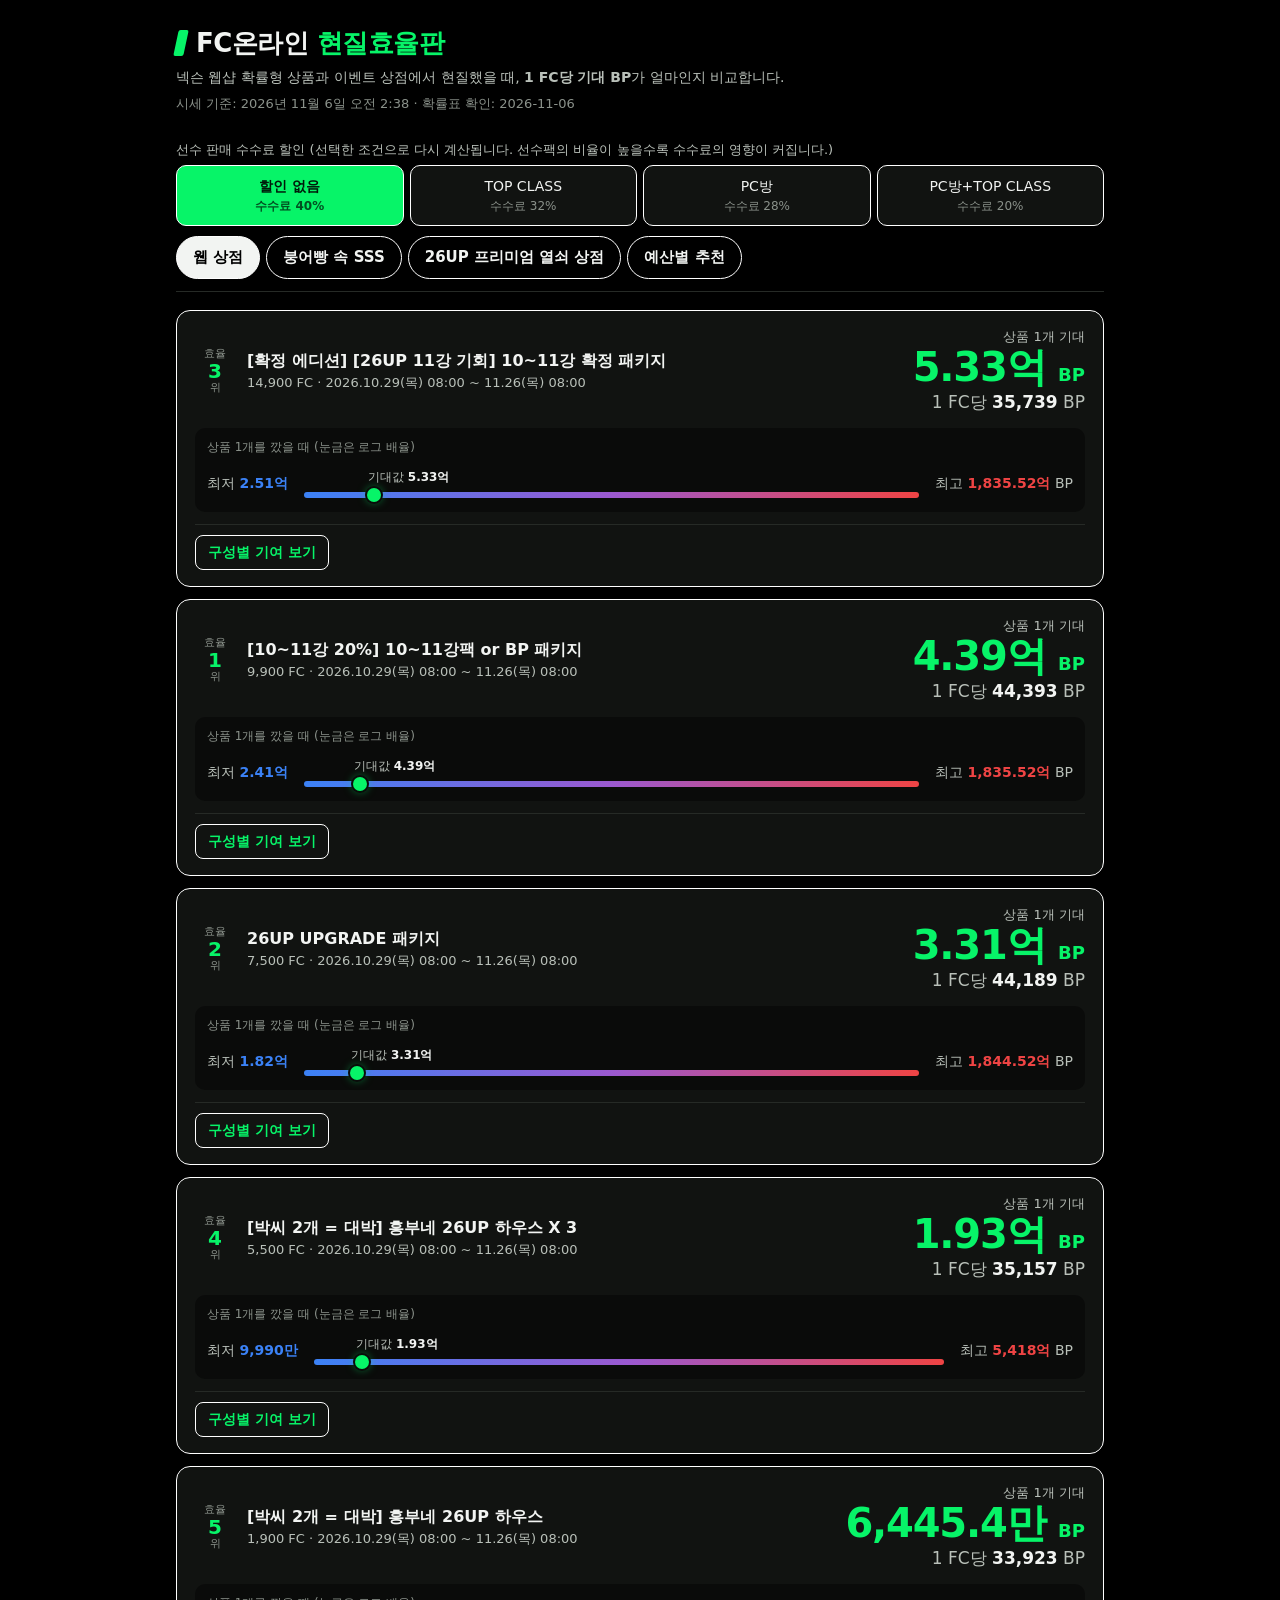
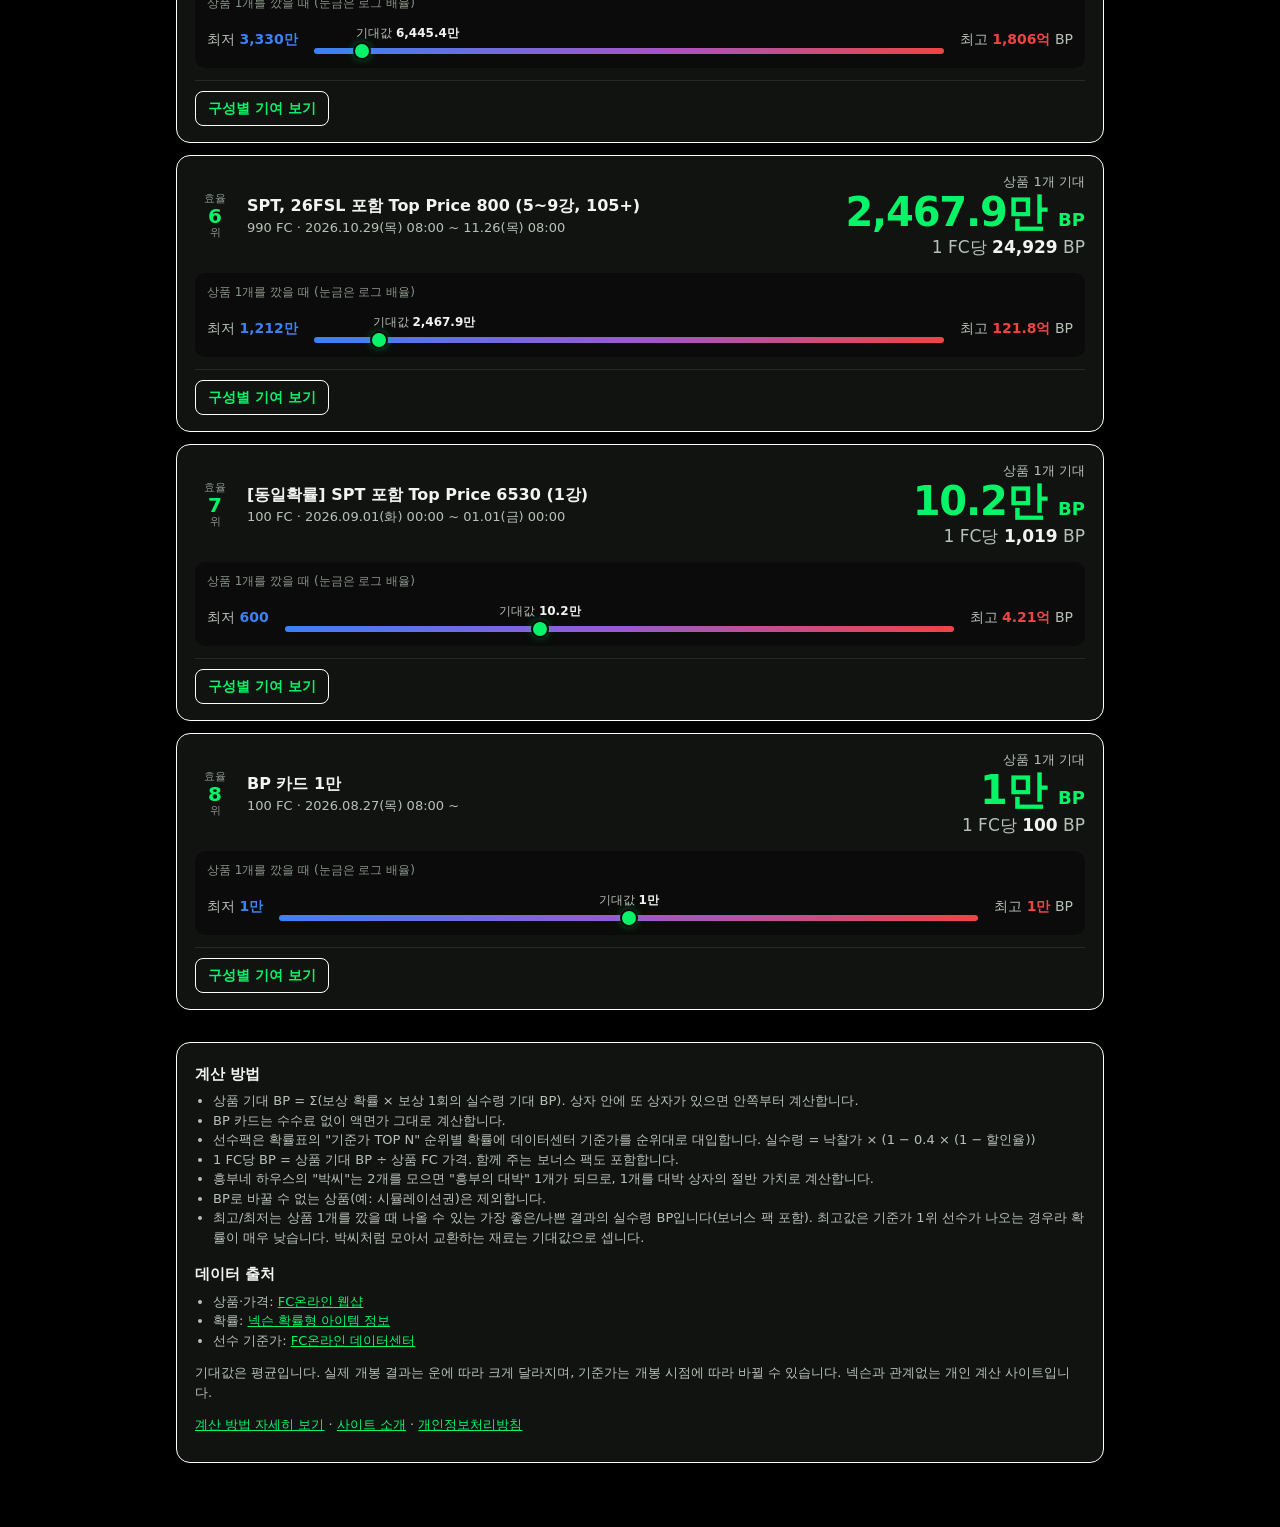
<file: site/index.html>
<!DOCTYPE html>
<html lang="ko">
<head>
<meta charset="utf-8">
<meta name="viewport" content="width=device-width, initial-scale=1">
<title>FC온라인 현질효율판 — 웹샵 상품 1 FC당 기대 BP</title>
<meta name="description" content="FC온라인 웹샵 확률형 상품과 이벤트 상점(붕어빵 속 SSS, 열쇠 상점)의 1 FC당 기대 BP를 매일 자동 계산해 비교합니다. 예산을 넣으면 가장 이득인 현질 조합을 추천해요.">
<meta name="keywords" content="FC온라인, 피파온라인, 현질 효율, BP 효율, 웹샵, 선수팩, 기대값, 확률, 붕어빵 속 SSS, 열쇠 상점">
<link rel="icon" href="favicon.svg" type="image/svg+xml">
<meta property="og:type" content="website">
<meta property="og:title" content="FC온라인 현질효율판 — 1 FC당 기대 BP 비교">
<meta property="og:description" content="같은 FC로 BP를 가장 많이 돌려받는 상품은? 웹샵·이벤트 상점 효율을 매일 자동 계산해요.">
<meta property="og:locale" content="ko_KR">
<meta name="twitter:card" content="summary_large_image">
<!--SITE-START-->
<link rel="canonical" href="https://spelly251.github.io/fc-efficiency/">
<meta property="og:url" content="https://spelly251.github.io/fc-efficiency/">
<meta property="og:image" content="https://spelly251.github.io/fc-efficiency/og.png">
<!--SITE-END-->
<style>
  /* 검은 배경 + FC온라인 형광 초록 포인트 (항상 어두운 화면) */
  :root {
    color-scheme: dark;
    --page: #000000;
    --surface: #111311;
    --surface-2: #0a0b0a;
    --ink: #f2f4f2;
    --ink-2: #b9c0b9;
    --muted: #8a918a;
    --grid: #262a26;
    --border: rgba(255,255,255,0.09);
    --accent: #07f468;            /* FC온라인 초록 */
    --accent-ink: #001a0a;        /* 초록 위 글씨 */
    --accent-soft: rgba(7,244,104,0.14);
    --accent-line: rgba(7,244,104,0.45);
    --warn-bg: #3a2e10;
    --warn-ink: #f3d58a;
  }
  * { box-sizing: border-box; }
  body {
    margin: 0; background: var(--page); color: var(--ink);
    font-family: system-ui, -apple-system, "Segoe UI", "Malgun Gothic", sans-serif;
    line-height: 1.5;
  }
  .wrap { max-width: 960px; margin: 0 auto; padding: 24px 16px 64px; }
  header h1 { margin: 0; font-size: 26px; letter-spacing: -0.02em; }
  header p { margin: 4px 0 0; color: var(--ink-2); font-size: 14px; }
  .meta { color: var(--muted); font-size: 13px; margin-top: 6px; }

  .switch-bar {
    position: sticky; top: 0; z-index: 5; background: var(--page);
    padding: 14px 0 12px; margin-top: 12px; border-bottom: 1px solid var(--grid);
  }
  .switch-label { font-size: 13px; color: var(--ink-2); margin-bottom: 6px; }
  .seg { display: grid; grid-template-columns: repeat(4, 1fr); gap: 6px; }
  .seg button {
    font: inherit; font-size: 14px; padding: 10px 6px; border-radius: 10px; cursor: pointer;
    border: 1px solid #ffffff; background: var(--surface); color: var(--ink);
  }
  .seg button small { display: block; font-size: 12px; color: var(--muted); }
  .seg button:hover { background: #1a1d1a; }
  .seg button[aria-pressed="true"] {
    border-color: #ffffff; background: var(--accent); color: var(--accent-ink); font-weight: 700;
  }
  .seg button[aria-pressed="true"] small { color: var(--accent-ink); opacity: 0.75; }
  .seg button:focus-visible { outline: 2px solid var(--accent); outline-offset: 2px; }
  .tabs { display: flex; gap: 6px; margin-top: 10px; overflow-x: auto; }
  .tabs button {
    font: inherit; font-size: 15px; font-weight: 650; padding: 9px 16px; border-radius: 999px; cursor: pointer;
    border: 1px solid #ffffff; background: transparent; color: var(--ink); white-space: nowrap;
  }
  .tabs button:hover { background: #1a1d1a; }
  .tabs button[aria-selected="true"] { background: var(--ink); color: #000; }
  .tabs button:focus-visible { outline: 2px solid var(--accent); outline-offset: 2px; }
  .tab-note {
    margin-top: 14px; padding: 12px 16px; border-radius: 12px; background: var(--surface);
    border: 1px solid var(--grid); color: var(--ink-2); font-size: 13px;
  }
  .tab-note:empty { display: none; }
  .tab-note b { color: var(--ink); }
  .alt { font-size: 12px; color: var(--muted); margin-top: 2px; }
  .chips { display: flex; flex-wrap: wrap; gap: 6px; margin-top: 6px; }
  .budget { display: flex; flex-wrap: wrap; gap: 8px; align-items: center; margin-top: 10px; }
  .budget input {
    font: inherit; font-size: 18px; font-weight: 700; width: 180px; padding: 8px 12px; border-radius: 10px;
    border: 1px solid #ffffff; background: var(--surface-2); color: var(--ink);
  }
  .budget input:focus { outline: 2px solid var(--accent); outline-offset: 1px; }
  .budget .quick {
    font: inherit; font-size: 13px; padding: 7px 12px; border-radius: 999px; cursor: pointer;
    border: 1px solid #ffffff; background: transparent; color: var(--ink);
  }
  .budget .quick:hover { background: #1a1d1a; }
  .combo { border-color: var(--accent) !important; }
  .combo h3 { margin: 0 0 8px; font-size: 16px; }
  .combo .sum { display: flex; flex-wrap: wrap; gap: 18px; margin-top: 10px; color: var(--ink-2); font-size: 14px; }
  .combo .sum b { color: var(--accent); font-size: 20px; }
  .rec-item.dim { opacity: 0.38; }
  .rec-item .why { margin: 8px 0 0; padding-left: 18px; color: var(--ink-2); font-size: 13px; }
  .rec-item .why li { margin: 2px 0; }
  .over { color: #ff8a8a; font-size: 12px; font-weight: 600; }
  .chip.tab-web { border-color: #3b82f6; }
  .chip.tab-fishbread { border-color: #f59e0b; }
  .chip.tab-keyshop { border-color: #a855f7; }
  .chip { font-size: 12px; padding: 2px 8px; border-radius: 999px; background: var(--surface-2); color: var(--ink-2); border: 1px solid var(--grid); }

  .list { list-style: none; margin: 18px 0 0; padding: 0; display: grid; gap: 12px; }
  .card {
    background: var(--surface); border: 1px solid #ffffff; border-radius: 14px;
    padding: 16px 18px; transition: box-shadow .15s;
  }
  .card:hover { box-shadow: 0 0 0 1px #ffffff; }
  header h1 .brand { color: var(--accent); }
  header h1::before {
    content: ""; display: inline-block; width: 10px; height: 26px; margin-right: 10px; vertical-align: -4px;
    background: var(--accent); border-radius: 2px; transform: skewX(-12deg);
  }
  .card-top { display: grid; grid-template-columns: 40px 1fr auto; gap: 12px; align-items: center; }
  .rank { font-size: 20px; font-weight: 700; color: var(--accent); text-align: center; line-height: 1.1; }
  .rank small { display: block; font-size: 11px; font-weight: 500; color: var(--muted); }
  .name { font-weight: 650; font-size: 16px; }
  .sub { color: var(--ink-2); font-size: 13px; }
  .hero { text-align: right; }
  .hero .num { font-size: 40px; font-weight: 750; letter-spacing: -0.03em; line-height: 1.05; color: var(--accent); }  .hero .unit { font-size: 13px; color: var(--ink-2); }
  .hero .num-unit { font-size: 18px; font-weight: 650; letter-spacing: 0; }
  .hero .per-fc { font-size: 17px; color: var(--ink-2); margin-top: 2px; }
  .hero .per-fc b { color: var(--ink); font-variant-numeric: tabular-nums; }
  .waiting {
    display: inline-block; margin-top: 4px; padding: 3px 10px; border-radius: 999px;
    background: var(--warn-bg); color: var(--warn-ink); font-size: 13px; font-weight: 600;
  }
  .range {
    display: flex; align-items: center; gap: 10px; flex-wrap: wrap;
    margin-top: 12px; padding: 10px 12px; border-radius: 10px; background: var(--surface-2);
    font-size: 14px; color: var(--ink-2);
  }
  .range .lbl { color: var(--muted); font-size: 12px; width: 100%; }
  .range b { color: var(--ink); font-variant-numeric: tabular-nums; }
  .range .track {
    flex: 1; min-width: 80px; height: 6px; border-radius: 3px;
    background: linear-gradient(90deg, var(--lo-color), #9b59d0 50%, var(--hi-color));
    position: relative; margin: 26px 6px 4px;
  }
  .range { --lo-color: #3b82f6; --hi-color: #ef4444; }
  .range .lo b { color: var(--lo-color); }
  .range .hi b { color: var(--hi-color); }
  .range .fill { display: none; }
  .range .ev-dot {
    position: absolute; top: 50%; width: 14px; height: 14px; margin: -7px 0 0 -7px; border-radius: 50%;
    background: var(--accent); box-shadow: 0 0 0 2px var(--surface-2), 0 0 10px rgba(7,244,104,0.6);
  }
  .range .ev-lbl {
    position: absolute; bottom: 12px; white-space: nowrap; font-size: 12px; color: var(--ink-2);
    transform: translateX(-50%);
  }
  .range .ev-lbl.left { transform: translateX(-6px); }
  .range .ev-lbl.right { transform: translateX(calc(-100% + 6px)); }
  details { margin-top: 12px; border-top: 1px solid var(--grid); padding-top: 10px; }
  summary {
    cursor: pointer; color: var(--accent); font-size: 14px; font-weight: 600;
    display: inline-block; padding: 6px 12px; border: 1px solid #ffffff; border-radius: 8px;
  }
  summary:hover { background: #1a1d1a; }
  summary:focus-visible { outline: 2px solid var(--accent); outline-offset: 2px; }
  .tbl-wrap { overflow-x: auto; margin-top: 10px; }
  table { width: 100%; border-collapse: collapse; font-size: 13px; }
  th, td { padding: 7px 8px; border-bottom: 1px solid var(--grid); text-align: right; white-space: nowrap; }
  th { color: var(--ink-2); font-weight: 600; font-size: 12px; }
  th:first-child, td:first-child { text-align: left; white-space: normal; min-width: 180px; }
  td { font-variant-numeric: tabular-nums; }
  td .from { display: block; font-size: 11px; color: var(--muted); }
  .share { display: flex; align-items: center; gap: 8px; justify-content: flex-end; }
  .bar { width: 90px; height: 8px; border-radius: 4px; background: var(--grid); overflow: hidden; }
  .bar i { display: block; height: 100%; background: var(--accent); border-radius: 4px; }
  tfoot td { font-weight: 650; border-bottom: none; }
  .note {
    margin-top: 32px; color: var(--ink-2); font-size: 13px;
    background: var(--surface); border: 1px solid #ffffff; border-radius: 14px; padding: 4px 18px 14px;
  }
  .note h2 { font-size: 15px; color: var(--ink); margin: 16px 0 6px; }
  .note ul { padding-left: 18px; margin: 4px 0; }
  .note a { color: var(--accent); }
  .err { padding: 20px; background: var(--warn-bg); color: var(--warn-ink); border-radius: 12px; }
  @media (max-width: 600px) {
    .card-top { grid-template-columns: 28px 1fr; }
    .hero { grid-column: 1 / -1; text-align: left; padding-left: 40px; }
    .hero .num { font-size: 34px; }
    .seg { grid-template-columns: repeat(2, 1fr); }
  }
</style>
</head>
<body>
<div class="wrap">
  <header>
    <h1>FC온라인 <span class="brand">현질효율판</span></h1>
    <p>넥슨 웹샵 확률형 상품과 이벤트 상점에서 현질했을 때, <b>1 FC당 기대 BP</b>가 얼마인지 비교합니다.</p>
    <div class="meta" id="meta">불러오는 중…</div>
  </header>

  <div class="switch-bar">
    <div class="switch-label">선수 판매 수수료 할인 (선택한 조건으로 다시 계산됩니다. 선수팩의 비율이 높을수록 수수료의 영향이 커집니다.)</div>
    <div class="seg" role="group" aria-label="수수료 할인 선택" id="seg">
      <button data-d="0" aria-pressed="true">할인 없음<small>수수료 40%</small></button>
      <button data-d="0.2" aria-pressed="false">TOP CLASS<small>수수료 32%</small></button>
      <button data-d="0.3" aria-pressed="false">PC방<small>수수료 28%</small></button>
      <button data-d="0.5" aria-pressed="false">PC방+TOP CLASS<small>수수료 20%</small></button>
    </div>
    <div class="tabs" role="tablist" aria-label="상점 선택" id="tabs">
      <button role="tab" data-tab="web" aria-selected="true">웹 상점</button>
      <button role="tab" data-tab="fishbread" aria-selected="false">붕어빵 속 SSS</button>
      <button role="tab" data-tab="keyshop" aria-selected="false">26UP 프리미엄 열쇠 상점</button>
      <button role="tab" data-tab="rec" aria-selected="false">예산별 추천</button>
    </div>
  </div>

  <div class="tab-note" id="tabnote"></div>
  <ol class="list" id="list"></ol>

  <section class="note">
    <h2>계산 방법</h2>
    <ul>
      <li>상품 기대 BP = Σ(보상 확률 × 보상 1회의 실수령 기대 BP). 상자 안에 또 상자가 있으면 안쪽부터 계산합니다.</li>
      <li>BP 카드는 수수료 없이 액면가 그대로 계산합니다.</li>
      <li>선수팩은 확률표의 "기준가 TOP N" 순위별 확률에 데이터센터 기준가를 순위대로 대입합니다. 실수령 = 낙찰가 × (1 − 0.4 × (1 − 할인율))</li>
      <li>1 FC당 BP = 상품 기대 BP ÷ 상품 FC 가격. 함께 주는 보너스 팩도 포함합니다.</li>
      <li>흥부네 하우스의 "박씨"는 2개를 모으면 "흥부의 대박" 1개가 되므로, 1개를 대박 상자의 절반 가치로 계산합니다.</li>
      <li>BP로 바꿀 수 없는 상품(예: 시뮬레이션권)은 제외합니다.</li>
      <li>최고/최저는 상품 1개를 깠을 때 나올 수 있는 가장 좋은/나쁜 결과의 실수령 BP입니다(보너스 팩 포함). 최고값은 기준가 1위 선수가 나오는 경우라 확률이 매우 낮습니다. 박씨처럼 모아서 교환하는 재료는 기대값으로 셉니다.</li>
    </ul>
    <h2>데이터 출처</h2>
    <ul>
      <li>상품·가격: <a href="https://shop.fconline.nexon.com" rel="noopener">FC온라인 웹샵</a></li>
      <li>확률: <a href="https://iteminfo.nexon.com/probability/fco" rel="noopener">넥슨 확률형 아이템 정보</a></li>
      <li>선수 기준가: <a href="https://fconline.nexon.com/datacenter" rel="noopener">FC온라인 데이터센터</a></li>
    </ul>
    <p>기대값은 평균입니다. 실제 개봉 결과는 운에 따라 크게 달라지며, 기준가는 개봉 시점에 따라 바뀔 수 있습니다. 넥슨과 관계없는 개인 계산 사이트입니다.</p>
    <p class="links"><a href="guide.html">계산 방법 자세히 보기</a> · <a href="about.html">사이트 소개</a> · <a href="privacy.html">개인정보처리방침</a></p>
  </section>
</div>

<script id="fc-data">
/*DATA-START*/window.FC_DATA = {"updated_at":"2026-11-06T02:38+09:00","probability_fetched":"2026-11-06","products":[{"pid":44732,"name":"[10~11강 20%] 10~11강팩 or BP 패키지","price_fc":9900,"period":"2026.10.29(목) 08:00 ~ 11.26(목) 08:00","limit":null,"limit_text":"","status":"ok","reason":null,"components":[{"name":"[10~11강 20%] 10~11강팩 or BP 상자","count":1},{"name":"[동일확률] 26UP Top Price 1435 (1~7강)","count":3}],"rows":[{"name":"26UP Top Price 95 (11강, 114+)","from":"[10~11강 20%] 10~11강팩 or BP 상자","prob":0.019924,"amount":1,"w":0.019924,"bp":0.0,"player":1371552563.7037995},{"name":"UC Top Price 110 (11강, 117+)","from":"[10~11강 20%] 10~11강팩 or BP 상자","prob":0.0051719999999999995,"amount":1,"w":0.0051719999999999995,"bp":0.0,"player":938659077.8152621},{"name":"SPT, 26FSL 포함 Top Price 630 (11강, 114+)","from":"[10~11강 20%] 10~11강팩 or BP 상자","prob":0.1,"amount":1,"w":0.1,"bp":0.0,"player":1012138963.4076139},{"name":"UC Top Price 60 (10강, 117+)","from":"[10~11강 20%] 10~11강팩 or BP 상자","prob":0.024058000000000003,"amount":1,"w":0.024058000000000003,"bp":0.0,"player":735857493.4379516},{"name":"26UP 포함 Top Price 270 (10강, 114+)","from":"[10~11강 20%] 10~11강팩 or BP 상자","prob":0.050846,"amount":1,"w":0.050846,"bp":0.0,"player":889677534.3935307},{"name":"행운의 BP 카드 (400만~800만)","from":"[10~11강 20%] 10~11강팩 or BP 상자","prob":0.8,"amount":80,"w":64.0,"bp":4810000.0,"player":0.0},{"name":"[동일확률] 26UP Top Price 1435 (1~7강)","from":null,"prob":1.0,"amount":3,"w":3,"bp":0.0,"player":7696343.693379783}],"range":{"none":[240662460.0,183552000000.0],"top":[272750788.0,208025599999.99997],"pc":[288794952.0,220262400000.0],"pc_top":[320083280.0,244736000000.0]}},{"pid":44733,"name":"26UP UPGRADE 패키지","price_fc":7500,"period":"2026.10.29(목) 08:00 ~ 11.26(목) 08:00","limit":null,"limit_text":"","status":"ok","reason":null,"components":[{"name":"26UP UPGRADE 상자","count":1},{"name":"[동일확률] 26UP Top Price 1435 (1~7강)","count":3},{"name":"26PL Top Price 5500 (1~11강)","count":2}],"rows":[{"name":"[TRIPLE UP] 26UP Top Price 116 (11강, 114+)","from":"26UP UPGRADE 상자","prob":0.01024,"amount":1,"w":0.01024,"bp":0.0,"player":1202902946.3288264},{"name":"[TRIPLE UP] UC Top Price 111 (11강, 117+)","from":"26UP UPGRADE 상자","prob":0.00392,"amount":1,"w":0.00392,"bp":0.0,"player":838491893.8851488},{"name":"[DOUBLE UP] SPT, 26FSL 포함 Top Price 880 (11강, 114+)","from":"26UP UPGRADE 상자","prob":0.07675799999999999,"amount":1,"w":0.07675799999999999,"bp":0.0,"player":721440472.0491587},{"name":"[DOUBLE UP] 26UP 포함 Top Price 490 (10강, 110+)","from":"26UP UPGRADE 상자","prob":0.08150299999999999,"amount":1,"w":0.08150299999999999,"bp":0.0,"player":536222498.2623187},{"name":"[DOUBLE UP] 26UP 포함 Top Price 125 (9강, 110+)","from":"26UP UPGRADE 상자","prob":0.091,"amount":1,"w":0.091,"bp":0.0,"player":666501794.3047289},{"name":"[DOUBLE UP] 26UP 포함 Top Price 160 (8~9강, 110+)","from":"26UP UPGRADE 상자","prob":0.160379,"amount":1,"w":0.160379,"bp":0.0,"player":704781238.9304781},{"name":"[DOUBLE UP] 26UP 포함 Top Price 80 (8강, 110+)","from":"26UP UPGRADE 상자","prob":0.0762,"amount":1,"w":0.0762,"bp":0.0,"player":643131720.248634},{"name":"[UP] BP 카드 2.3억","from":"26UP UPGRADE 상자","prob":0.5,"amount":1,"w":0.5,"bp":230000000.0,"player":0.0},{"name":"[동일확률] 26UP Top Price 1435 (1~7강)","from":null,"prob":1.0,"amount":3,"w":3,"bp":0.0,"player":7696343.693379783},{"name":"26PL Top Price 5500 (1~11강)","from":null,"prob":1.0,"amount":2,"w":2,"bp":0.0,"player":117747.87479740134}],"range":{"none":[182463660.0,184452000000.0],"top":[206792147.99999997,209045599999.99997],"pc":[218956392.0,221342400000.0],"pc_top":[230084880.0,245936000000.0]}},{"pid":44730,"name":"[확정 에디션] [26UP 11강 기회] 10~11강 확정 패키지","price_fc":14900,"period":"2026.10.29(목) 08:00 ~ 11.26(목) 08:00","limit":3,"limit_text":"구매제한 계정 3회","status":"ok","reason":null,"components":[{"name":"[26UP 11강 기회] 10~11강 확정 상자","count":1},{"name":"[동일확률] 26UP Top Price 1435 (1~7강)","count":3}],"rows":[{"name":"26UP Top Price 90 (11강, 115+)","from":"[26UP 11강 기회] 10~11강 확정 상자","prob":0.020354999999999998,"amount":1,"w":0.020354999999999998,"bp":0.0,"player":1338858773.902869},{"name":"UC Top Price 106 (11강, 118+)","from":"[26UP 11강 기회] 10~11강 확정 상자","prob":0.007788000000000001,"amount":1,"w":0.007788000000000001,"bp":0.0,"player":1004393014.5653884},{"name":"SPT, 26FSL 포함 Top Price 100 (11강)","from":"[26UP 11강 기회] 10~11강 확정 상자","prob":0.03,"amount":1,"w":0.03,"bp":0.0,"player":1095243990.1055856},{"name":"WG 포함 Top Price 460 (11강, 115+)","from":"[26UP 11강 기회] 10~11강 확정 상자","prob":0.120505,"amount":1,"w":0.120505,"bp":0.0,"player":1058802950.3678163},{"name":"26UP, UC 포함 Top Price 310 (10강, 115+)","from":"[26UP 11강 기회] 10~11강 확정 상자","prob":0.821352,"amount":1,"w":0.821352,"bp":0.0,"player":814382160.4323419},{"name":"[동일확률] 26UP Top Price 1435 (1~7강)","from":null,"prob":1.0,"amount":3,"w":3,"bp":0.0,"player":7696343.693379783}],"range":{"none":[251462460.0,183552000000.0],"top":[284990788.0,208025599999.99997],"pc":[301754952.0,220262400000.0],"pc_top":[335283280.0,244736000000.0]}},{"pid":44734,"name":"[박씨 2개 = 대박] 흥부네 26UP 하우스 X 3","price_fc":5500,"period":"2026.10.29(목) 08:00 ~ 11.26(목) 08:00","limit":null,"limit_text":"","status":"ok","reason":null,"components":[{"name":"[박씨 2개 = 대박] 흥부네 26UP 하우스","count":3}],"rows":[{"name":"26UP Top Price 160 (11강)","from":"[박씨 2개 = 대박] 흥부네 26UP 하우스","prob":0.0025009999999999998,"amount":3,"w":0.007502999999999999,"bp":0.0,"player":482976289.50954443},{"name":"UC, SPT, 26FSL Top Price 245 (11강)","from":"[박씨 2개 = 대박] 흥부네 26UP 하우스","prob":0.009250000000000001,"amount":3,"w":0.027750000000000004,"bp":0.0,"player":388767996.1886974},{"name":"WG 포함 Top Price 1600 (11강, 104+)","from":"[박씨 2개 = 대박] 흥부네 26UP 하우스","prob":0.010988,"amount":3,"w":0.032964,"bp":0.0,"player":175183644.77012292},{"name":"26UP Top Price 60 (10강)","from":"[박씨 2개 = 대박] 흥부네 26UP 하우스","prob":0.005738,"amount":3,"w":0.017214,"bp":0.0,"player":633722591.7739716},{"name":"SPT, 26FSL 포함 Top Price 770 (10강, 108+)","from":"[박씨 2개 = 대박] 흥부네 26UP 하우스","prob":0.0326,"amount":3,"w":0.0978,"bp":0.0,"player":166187289.34246132},{"name":"SPT, 26FSL 포함 Top Price 205 (9강, 108+)","from":"[박씨 2개 = 대박] 흥부네 26UP 하우스","prob":0.06,"amount":3,"w":0.18,"bp":0.0,"player":157196021.52974138},{"name":"SPT, 26FSL 포함 Top Price 105 (8강, 108+)","from":"[박씨 2개 = 대박] 흥부네 26UP 하우스","prob":0.07,"amount":3,"w":0.21000000000000002,"bp":0.0,"player":148048509.4438309},{"name":"26UP Top Price 110 (8~9강)","from":"[박씨 2개 = 대박] 흥부네 26UP 하우스","prob":0.011000000000000001,"amount":6,"w":0.066,"bp":0.0,"player":459605587.463914},{"name":"SPT, 26FSL 포함 Top Price 120 (1~7강)","from":"[박씨 2개 = 대박] 흥부네 26UP 하우스","prob":0.19792300000000002,"amount":9,"w":1.781307,"bp":0.0,"player":26433756.60593593},{"name":"제비가 물어다준 박씨 (박씨 2개=대박)(~26.12.03 점검 전)","from":"[박씨 2개 = 대박] 흥부네 26UP 하우스","prob":0.6,"amount":3,"w":1.7999999999999998,"bp":0.0,"player":76731220.65114368}],"range":{"none":[99900000.0,541800000000.0],"top":[113220000.0,614039999999.9999],"pc":[119880000.0,650160000000.0],"pc_top":[133200000.0,722400000000.0]}},{"pid":44735,"name":"[박씨 2개 = 대박] 흥부네 26UP 하우스","price_fc":1900,"period":"2026.10.29(목) 08:00 ~ 11.26(목) 08:00","limit":null,"limit_text":"","status":"ok","reason":null,"components":[{"name":"[박씨 2개 = 대박] 흥부네 26UP 하우스","count":1}],"rows":[{"name":"26UP Top Price 160 (11강)","from":"[박씨 2개 = 대박] 흥부네 26UP 하우스","prob":0.0025009999999999998,"amount":1,"w":0.0025009999999999998,"bp":0.0,"player":482976289.50954443},{"name":"UC, SPT, 26FSL Top Price 245 (11강)","from":"[박씨 2개 = 대박] 흥부네 26UP 하우스","prob":0.009250000000000001,"amount":1,"w":0.009250000000000001,"bp":0.0,"player":388767996.1886974},{"name":"WG 포함 Top Price 1600 (11강, 104+)","from":"[박씨 2개 = 대박] 흥부네 26UP 하우스","prob":0.010988,"amount":1,"w":0.010988,"bp":0.0,"player":175183644.77012292},{"name":"26UP Top Price 60 (10강)","from":"[박씨 2개 = 대박] 흥부네 26UP 하우스","prob":0.005738,"amount":1,"w":0.005738,"bp":0.0,"player":633722591.7739716},{"name":"SPT, 26FSL 포함 Top Price 770 (10강, 108+)","from":"[박씨 2개 = 대박] 흥부네 26UP 하우스","prob":0.0326,"amount":1,"w":0.0326,"bp":0.0,"player":166187289.34246132},{"name":"SPT, 26FSL 포함 Top Price 205 (9강, 108+)","from":"[박씨 2개 = 대박] 흥부네 26UP 하우스","prob":0.06,"amount":1,"w":0.06,"bp":0.0,"player":157196021.52974138},{"name":"SPT, 26FSL 포함 Top Price 105 (8강, 108+)","from":"[박씨 2개 = 대박] 흥부네 26UP 하우스","prob":0.07,"amount":1,"w":0.07,"bp":0.0,"player":148048509.4438309},{"name":"26UP Top Price 110 (8~9강)","from":"[박씨 2개 = 대박] 흥부네 26UP 하우스","prob":0.011000000000000001,"amount":2,"w":0.022000000000000002,"bp":0.0,"player":459605587.463914},{"name":"SPT, 26FSL 포함 Top Price 120 (1~7강)","from":"[박씨 2개 = 대박] 흥부네 26UP 하우스","prob":0.19792300000000002,"amount":3,"w":0.593769,"bp":0.0,"player":26433756.60593593},{"name":"제비가 물어다준 박씨 (박씨 2개=대박)(~26.12.03 점검 전)","from":"[박씨 2개 = 대박] 흥부네 26UP 하우스","prob":0.6,"amount":1,"w":0.6,"bp":0.0,"player":76731220.65114368}],"range":{"none":[33300000.0,180600000000.0],"top":[37740000.0,204679999999.99997],"pc":[39960000.0,216720000000.0],"pc_top":[44400000.0,240800000000.0]}},{"pid":44736,"name":"SPT, 26FSL 포함 Top Price 800 (5~9강, 105+)","price_fc":990,"period":"2026.10.29(목) 08:00 ~ 11.26(목) 08:00","limit":1,"limit_text":"구매제한 계정 1회","status":"ok","reason":null,"components":[{"name":"SPT, 26FSL 포함 Top Price 800 (5~9강, 105+)","count":1}],"rows":[{"name":"SPT, 26FSL 포함 Top Price 800 (5~9강, 105+)","from":null,"prob":1.0,"amount":1,"w":1,"bp":0.0,"player":41132368.52442608}],"range":{"none":[12120000.0,12180000000.0],"top":[13735999.999999998,13803999999.999998],"pc":[14544000.0,14616000000.0],"pc_top":[16160000.0,16240000000.0]}},{"pid":48222,"name":"[동일확률] SPT 포함 Top Price 6530 (1강)","price_fc":100,"period":"2026.09.01(화) 00:00 ~ 01.01(금) 00:00","limit":50,"limit_text":"구매제한 월50회","status":"ok","reason":null,"components":[{"name":"[동일확률] SPT 포함 Top Price 6530 (1강)","count":1}],"rows":[{"name":"[동일확률] SPT 포함 Top Price 6530 (1강)","from":null,"prob":1.0,"amount":1,"w":1,"bp":0.0,"player":169812.56967840798}],"range":{"none":[600.0,420600000.0],"top":[679.9999999999999,476679999.99999994],"pc":[720.0,504720000.0],"pc_top":[800.0,560800000.0]}},{"pid":48227,"name":"BP 카드 1만","price_fc":100,"period":"2026.08.27(목) 08:00 ~","limit":50,"limit_text":"구매제한 월50회","status":"ok","reason":null,"components":[{"name":"BP 카드 1만","count":1}],"rows":[{"name":"BP 카드 1만","from":null,"prob":1.0,"amount":1,"w":1,"bp":10000.0,"player":0.0}],"range":{"none":[10000,10000],"top":[10000,10000],"pc":[10000,10000],"pc_top":[10000,10000]}}],"skipped":[{"name":"시뮬레이션권 상자","reason":"BP로 환산할 수 없는 상품"}],"tabs":{"fishbread":{"cards":[{"name":"스페셜 게임 참여권 1개","group":"스페셜 게임","price_fc":2100,"count":1,"period":"2026.11.05(목) ~ 12.03(목) 점검 전","per":{"none":{"ev":122716797.379085,"per_fc":58436.57018051667,"per_fc_alt":52209.912536443146,"per_ticket":122716797.379085,"per_ticket_alt":109640816.3265306,"lucky7":20057142.85714286,"draws_per_board":17.0398,"grades":[{"grade":"SSS","cells":1,"value":708000000.0,"choice":"코인 15개"},{"grade":"SS","cells":2,"value":236000000.0,"choice":"코인 5개"},{"grade":"S","cells":6,"value":141600000.0,"choice":"코인 3개"},{"grade":"A","cells":10,"value":94400000.0,"choice":"코인 2개"},{"grade":"B","cells":30,"value":47200000.0,"choice":"코인 1개"}],"coin_value":47200000.0},"top":{"ev":124260181.3408323,"per_fc":59171.514924205854,"per_fc_alt":52599.22314466863,"per_ticket":124260181.3408323,"per_ticket_alt":110458368.60380411,"lucky7":20057142.85714286,"draws_per_board":17.187,"grades":[{"grade":"SSS","cells":1,"value":748060061.5864013,"choice":"[스페셜SSS][26UP 11강 기회] 상자"},{"grade":"SS","cells":2,"value":236000000.0,"choice":"코인 5개"},{"grade":"S","cells":6,"value":141600000.0,"choice":"코인 3개"},{"grade":"A","cells":10,"value":94400000.0,"choice":"코인 2개"},{"grade":"B","cells":30,"value":47200000.0,"choice":"코인 1개"}],"coin_value":47200000.0},"pc":{"ev":127989700.63615328,"per_fc":60947.47649340633,"per_fc_alt":53984.86531084549,"per_ticket":127989700.63615328,"per_ticket_alt":113368217.15277553,"lucky7":20258104.676512502,"draws_per_board":17.3018,"grades":[{"grade":"SSS","cells":1,"value":792063594.6208956,"choice":"[스페셜SSS][26UP 11강 기회] 상자"},{"grade":"SS","cells":2,"value":243947685.53014663,"choice":"[스페셜SS][26UP 10강 기회] 상자"},{"grade":"S","cells":6,"value":144813377.01422206,"choice":"코인 3개"},{"grade":"A","cells":10,"value":96542251.3428147,"choice":"코인 2개"},{"grade":"B","cells":30,"value":48271125.67140735,"choice":"코인 1개"}],"coin_value":48271125.67140735},"pc_top":{"ev":140748076.8048497,"per_fc":67022.8937165951,"per_fc_alt":59275.066311811606,"per_ticket":140748076.8048497,"per_ticket_alt":124477639.25480437,"lucky7":22509005.196125004,"draws_per_board":17.3042,"grades":[{"grade":"SSS","cells":1,"value":880070660.6898841,"choice":"[스페셜SSS][26UP 11강 기회] 상자"},{"grade":"SS","cells":2,"value":271052983.92238516,"choice":"[스페셜SS][26UP 10강 기회] 상자"},{"grade":"S","cells":6,"value":157563036.37287503,"choice":"[스페셜S][26UP 10강 기회] 상자"},{"grade":"A","cells":10,"value":105709253.95946693,"choice":"[스페셜A][26UP 9강 기회] 상자"},{"grade":"B","cells":30,"value":52393856.083623834,"choice":"코인 1개"}],"coin_value":52393856.083623834}}},{"name":"[특별할인] 스페셜 게임 참여권 1개 (10회 제한)","group":"스페셜 게임","price_fc":1900,"count":1,"period":"2026.11.05(목) ~ 12.03(목) 점검 전","per":{"none":{"ev":122716797.379085,"per_fc":64587.788094255266,"per_fc_alt":57705.69280343716,"per_ticket":122716797.379085,"per_ticket_alt":109640816.3265306,"lucky7":20057142.85714286,"draws_per_board":17.0398,"grades":[{"grade":"SSS","cells":1,"value":708000000.0,"choice":"코인 15개"},{"grade":"SS","cells":2,"value":236000000.0,"choice":"코인 5개"},{"grade":"S","cells":6,"value":141600000.0,"choice":"코인 3개"},{"grade":"A","cells":10,"value":94400000.0,"choice":"코인 2개"},{"grade":"B","cells":30,"value":47200000.0,"choice":"코인 1개"}],"coin_value":47200000.0},"top":{"ev":124260181.3408323,"per_fc":65400.095442543316,"per_fc_alt":58135.98347568637,"per_ticket":124260181.3408323,"per_ticket_alt":110458368.60380411,"lucky7":20057142.85714286,"draws_per_board":17.187,"grades":[{"grade":"SSS","cells":1,"value":748060061.5864013,"choice":"[스페셜SSS][26UP 11강 기회] 상자"},{"grade":"SS","cells":2,"value":236000000.0,"choice":"코인 5개"},{"grade":"S","cells":6,"value":141600000.0,"choice":"코인 3개"},{"grade":"A","cells":10,"value":94400000.0,"choice":"코인 2개"},{"grade":"B","cells":30,"value":47200000.0,"choice":"코인 1개"}],"coin_value":47200000.0},"pc":{"ev":127989700.63615328,"per_fc":67363.00033481752,"per_fc_alt":59667.48271198712,"per_ticket":127989700.63615328,"per_ticket_alt":113368217.15277553,"lucky7":20258104.676512502,"draws_per_board":17.3018,"grades":[{"grade":"SSS","cells":1,"value":792063594.6208956,"choice":"[스페셜SSS][26UP 11강 기회] 상자"},{"grade":"SS","cells":2,"value":243947685.53014663,"choice":"[스페셜SS][26UP 10강 기회] 상자"},{"grade":"S","cells":6,"value":144813377.01422206,"choice":"코인 3개"},{"grade":"A","cells":10,"value":96542251.3428147,"choice":"코인 2개"},{"grade":"B","cells":30,"value":48271125.67140735,"choice":"코인 1개"}],"coin_value":48271125.67140735},"pc_top":{"ev":140748076.8048497,"per_fc":74077.93516044722,"per_fc_alt":65514.54697621283,"per_ticket":140748076.8048497,"per_ticket_alt":124477639.25480437,"lucky7":22509005.196125004,"draws_per_board":17.3042,"grades":[{"grade":"SSS","cells":1,"value":880070660.6898841,"choice":"[스페셜SSS][26UP 11강 기회] 상자"},{"grade":"SS","cells":2,"value":271052983.92238516,"choice":"[스페셜SS][26UP 10강 기회] 상자"},{"grade":"S","cells":6,"value":157563036.37287503,"choice":"[스페셜S][26UP 10강 기회] 상자"},{"grade":"A","cells":10,"value":105709253.95946693,"choice":"[스페셜A][26UP 9강 기회] 상자"},{"grade":"B","cells":30,"value":52393856.083623834,"choice":"코인 1개"}],"coin_value":52393856.083623834}}},{"name":"스페셜 게임 참여권 4개 묶음","group":"스페셜 게임","price_fc":7500,"count":4,"period":"2026.11.05(목) ~ 12.03(목) 점검 전","per":{"none":{"ev":490867189.51634,"per_fc":65448.95860217867,"per_fc_alt":58475.102040816324,"per_ticket":122716797.379085,"per_ticket_alt":109640816.3265306,"lucky7":20057142.85714286,"draws_per_board":17.0398,"grades":[{"grade":"SSS","cells":1,"value":708000000.0,"choice":"코인 15개"},{"grade":"SS","cells":2,"value":236000000.0,"choice":"코인 5개"},{"grade":"S","cells":6,"value":141600000.0,"choice":"코인 3개"},{"grade":"A","cells":10,"value":94400000.0,"choice":"코인 2개"},{"grade":"B","cells":30,"value":47200000.0,"choice":"코인 1개"}],"coin_value":47200000.0},"top":{"ev":497040725.3633292,"per_fc":66272.09671511056,"per_fc_alt":58911.12992202886,"per_ticket":124260181.3408323,"per_ticket_alt":110458368.60380411,"lucky7":20057142.85714286,"draws_per_board":17.187,"grades":[{"grade":"SSS","cells":1,"value":748060061.5864013,"choice":"[스페셜SSS][26UP 11강 기회] 상자"},{"grade":"SS","cells":2,"value":236000000.0,"choice":"코인 5개"},{"grade":"S","cells":6,"value":141600000.0,"choice":"코인 3개"},{"grade":"A","cells":10,"value":94400000.0,"choice":"코인 2개"},{"grade":"B","cells":30,"value":47200000.0,"choice":"코인 1개"}],"coin_value":47200000.0},"pc":{"ev":511958802.5446131,"per_fc":68261.17367261508,"per_fc_alt":60463.04914814695,"per_ticket":127989700.63615328,"per_ticket_alt":113368217.15277553,"lucky7":20258104.676512502,"draws_per_board":17.3018,"grades":[{"grade":"SSS","cells":1,"value":792063594.6208956,"choice":"[스페셜SSS][26UP 11강 기회] 상자"},{"grade":"SS","cells":2,"value":243947685.53014663,"choice":"[스페셜SS][26UP 10강 기회] 상자"},{"grade":"S","cells":6,"value":144813377.01422206,"choice":"코인 3개"},{"grade":"A","cells":10,"value":96542251.3428147,"choice":"코인 2개"},{"grade":"B","cells":30,"value":48271125.67140735,"choice":"코인 1개"}],"coin_value":48271125.67140735},"pc_top":{"ev":562992307.2193989,"per_fc":75065.64096258652,"per_fc_alt":66388.074269229,"per_ticket":140748076.8048497,"per_ticket_alt":124477639.25480437,"lucky7":22509005.196125004,"draws_per_board":17.3042,"grades":[{"grade":"SSS","cells":1,"value":880070660.6898841,"choice":"[스페셜SSS][26UP 11강 기회] 상자"},{"grade":"SS","cells":2,"value":271052983.92238516,"choice":"[스페셜SS][26UP 10강 기회] 상자"},{"grade":"S","cells":6,"value":157563036.37287503,"choice":"[스페셜S][26UP 10강 기회] 상자"},{"grade":"A","cells":10,"value":105709253.95946693,"choice":"[스페셜A][26UP 9강 기회] 상자"},{"grade":"B","cells":30,"value":52393856.083623834,"choice":"코인 1개"}],"coin_value":52393856.083623834}}},{"name":"스페셜 게임 참여권 8개 묶음","group":"스페셜 게임","price_fc":14900,"count":8,"period":"2026.11.05(목) ~ 12.03(목) 점검 전","per":{"none":{"ev":981734379.03268,"per_fc":65888.21335789798,"per_fc_alt":58867.55239008355,"per_ticket":122716797.379085,"per_ticket_alt":109640816.3265306,"lucky7":20057142.85714286,"draws_per_board":17.0398,"grades":[{"grade":"SSS","cells":1,"value":708000000.0,"choice":"코인 15개"},{"grade":"SS","cells":2,"value":236000000.0,"choice":"코인 5개"},{"grade":"S","cells":6,"value":141600000.0,"choice":"코인 3개"},{"grade":"A","cells":10,"value":94400000.0,"choice":"코인 2개"},{"grade":"B","cells":30,"value":47200000.0,"choice":"코인 1개"}],"coin_value":47200000.0},"top":{"ev":994081450.7266583,"per_fc":66716.87588769519,"per_fc_alt":59306.506632914956,"per_ticket":124260181.3408323,"per_ticket_alt":110458368.60380411,"lucky7":20057142.85714286,"draws_per_board":17.187,"grades":[{"grade":"SSS","cells":1,"value":748060061.5864013,"choice":"[스페셜SSS][26UP 11강 기회] 상자"},{"grade":"SS","cells":2,"value":236000000.0,"choice":"코인 5개"},{"grade":"S","cells":6,"value":141600000.0,"choice":"코인 3개"},{"grade":"A","cells":10,"value":94400000.0,"choice":"코인 2개"},{"grade":"B","cells":30,"value":47200000.0,"choice":"코인 1개"}],"coin_value":47200000.0},"pc":{"ev":1023917605.0892262,"per_fc":68719.30235498163,"per_fc_alt":60868.84142430901,"per_ticket":127989700.63615328,"per_ticket_alt":113368217.15277553,"lucky7":20258104.676512502,"draws_per_board":17.3018,"grades":[{"grade":"SSS","cells":1,"value":792063594.6208956,"choice":"[스페셜SSS][26UP 11강 기회] 상자"},{"grade":"SS","cells":2,"value":243947685.53014663,"choice":"[스페셜SS][26UP 10강 기회] 상자"},{"grade":"S","cells":6,"value":144813377.01422206,"choice":"코인 3개"},{"grade":"A","cells":10,"value":96542251.3428147,"choice":"코인 2개"},{"grade":"B","cells":30,"value":48271125.67140735,"choice":"코인 1개"}],"coin_value":48271125.67140735},"pc_top":{"ev":1125984614.4387977,"per_fc":75569.43721065756,"per_fc_alt":66833.63181466007,"per_ticket":140748076.8048497,"per_ticket_alt":124477639.25480437,"lucky7":22509005.196125004,"draws_per_board":17.3042,"grades":[{"grade":"SSS","cells":1,"value":880070660.6898841,"choice":"[스페셜SSS][26UP 11강 기회] 상자"},{"grade":"SS","cells":2,"value":271052983.92238516,"choice":"[스페셜SS][26UP 10강 기회] 상자"},{"grade":"S","cells":6,"value":157563036.37287503,"choice":"[스페셜S][26UP 10강 기회] 상자"},{"grade":"A","cells":10,"value":105709253.95946693,"choice":"[스페셜A][26UP 9강 기회] 상자"},{"grade":"B","cells":30,"value":52393856.083623834,"choice":"코인 1개"}],"coin_value":52393856.083623834}}},{"name":"일반 게임 참여권 1개","group":"일반 게임","price_fc":990,"count":1,"period":"2026.11.05(목) ~ 12.03(목) 점검 전","per":{"none":{"ev":56590631.568431854,"per_fc":57162.25410952712,"per_fc_alt":50191.713048855905,"per_ticket":56590631.568431854,"per_ticket_alt":49689795.91836735,"lucky7":0.0,"draws_per_board":12.1436,"grades":[{"grade":"SSS","cells":9,"value":171600000.0,"choice":"[일반SSS] 행운의 BP 카드 (1.4억~2.8억)"},{"grade":"A","cells":40,"value":22260000.0,"choice":"[일반A] 행운의 BP 카드 (1800만~3600만)"}],"coin_value":47200000.0},"top":{"ev":56590631.568431854,"per_fc":57162.25410952712,"per_fc_alt":50191.713048855905,"per_ticket":56590631.568431854,"per_ticket_alt":49689795.91836735,"lucky7":0.0,"draws_per_board":12.1436,"grades":[{"grade":"SSS","cells":9,"value":171600000.0,"choice":"[일반SSS] 행운의 BP 카드 (1.4억~2.8억)"},{"grade":"A","cells":40,"value":22260000.0,"choice":"[일반A] 행운의 BP 카드 (1800만~3600만)"}],"coin_value":47200000.0},"pc":{"ev":56590631.568431854,"per_fc":57162.25410952712,"per_fc_alt":50191.713048855905,"per_ticket":56590631.568431854,"per_ticket_alt":49689795.91836735,"lucky7":0.0,"draws_per_board":12.1436,"grades":[{"grade":"SSS","cells":9,"value":171600000.0,"choice":"[일반SSS] 행운의 BP 카드 (1.4억~2.8억)"},{"grade":"A","cells":40,"value":22260000.0,"choice":"[일반A] 행운의 BP 카드 (1800만~3600만)"}],"coin_value":48271125.67140735},"pc_top":{"ev":60373472.64393723,"per_fc":60983.305700946694,"per_fc_alt":53244.69111997791,"per_ticket":60373472.64393723,"per_ticket_alt":52712244.208778135,"lucky7":0.0,"draws_per_board":12.1436,"grades":[{"grade":"SSS","cells":9,"value":188055551.80334765,"choice":"[일반SSS][26UP 11강 기회] 상자"},{"grade":"A","cells":40,"value":22260000.0,"choice":"[일반A] 행운의 BP 카드 (1800만~3600만)"}],"coin_value":52393856.083623834}}},{"name":"일반 게임 참여권 5개 묶음","group":"일반 게임","price_fc":4950,"count":5,"period":"2026.11.05(목) ~ 12.03(목) 점검 전","per":{"none":{"ev":282953157.8421593,"per_fc":57162.25410952712,"per_fc_alt":50191.71304885591,"per_ticket":56590631.568431854,"per_ticket_alt":49689795.91836735,"lucky7":0.0,"draws_per_board":12.1436,"grades":[{"grade":"SSS","cells":9,"value":171600000.0,"choice":"[일반SSS] 행운의 BP 카드 (1.4억~2.8억)"},{"grade":"A","cells":40,"value":22260000.0,"choice":"[일반A] 행운의 BP 카드 (1800만~3600만)"}],"coin_value":47200000.0},"top":{"ev":282953157.8421593,"per_fc":57162.25410952712,"per_fc_alt":50191.71304885591,"per_ticket":56590631.568431854,"per_ticket_alt":49689795.91836735,"lucky7":0.0,"draws_per_board":12.1436,"grades":[{"grade":"SSS","cells":9,"value":171600000.0,"choice":"[일반SSS] 행운의 BP 카드 (1.4억~2.8억)"},{"grade":"A","cells":40,"value":22260000.0,"choice":"[일반A] 행운의 BP 카드 (1800만~3600만)"}],"coin_value":47200000.0},"pc":{"ev":282953157.8421593,"per_fc":57162.25410952712,"per_fc_alt":50191.71304885591,"per_ticket":56590631.568431854,"per_ticket_alt":49689795.91836735,"lucky7":0.0,"draws_per_board":12.1436,"grades":[{"grade":"SSS","cells":9,"value":171600000.0,"choice":"[일반SSS] 행운의 BP 카드 (1.4억~2.8억)"},{"grade":"A","cells":40,"value":22260000.0,"choice":"[일반A] 행운의 BP 카드 (1800만~3600만)"}],"coin_value":48271125.67140735},"pc_top":{"ev":301867363.21968615,"per_fc":60983.305700946694,"per_fc_alt":53244.69111997791,"per_ticket":60373472.64393723,"per_ticket_alt":52712244.208778135,"lucky7":0.0,"draws_per_board":12.1436,"grades":[{"grade":"SSS","cells":9,"value":188055551.80334765,"choice":"[일반SSS][26UP 11강 기회] 상자"},{"grade":"A","cells":40,"value":22260000.0,"choice":"[일반A] 행운의 BP 카드 (1800만~3600만)"}],"coin_value":52393856.083623834}}}],"bonus_coins":{"황금 붕어빵 상자":14.700000000000001,"[선수팩 80%] 팥 붕어빵 상자":2.94},"ended":false},"keyshop":{"cards":[{"name":"[특별할인] 열쇠 상자 1개","boxes":1,"price_fc":1590,"period":"2026.10.29(목) ~ 11.26(목) 점검 전","avg_keys":2.57445,"p_reach_120":0.0001,"p_reach_800":0.0001,"per":{"none":{"ev":26152729.623843953,"per_fc":16448.25762505909,"key_value":27553247.29863451,"uses":[{"name":"[열쇠 800개] 프리미엄 더블드로우 상자","keys":800,"per_key":27553247.29863451,"on_c":null},{"name":"[열쇠 360개][선수팩 70%] 프리미엄 세컨드 찬스 드로우 상자","keys":360,"per_key":22305835.544608578,"on_c":"업그레이드"},{"name":"[열쇠 120개] 더블드로우 상자","keys":120,"per_key":21858049.725592945,"on_c":null},{"name":"[열쇠 60개][선수팩 70%] 세컨드 찬스 드로우 상자","keys":60,"per_key":19856571.277538206,"on_c":"업그레이드"},{"name":"[열쇠 20개][선수팩 70%] 베이직 세컨드 찬스 드로우 상자","keys":20,"per_key":17944296.484989904,"on_c":"C 그대로"},{"name":"[열쇠 1개] 선수팩 or BP 상자","keys":1,"per_key":7502107.314431948,"on_c":null}]},"top":{"ev":28838732.740356475,"per_fc":18137.567761230486,"key_value":31227013.605119105,"uses":[{"name":"[열쇠 800개] 프리미엄 더블드로우 상자","keys":800,"per_key":31227013.605119105,"on_c":null},{"name":"[열쇠 360개][선수팩 70%] 프리미엄 세컨드 찬스 드로우 상자","keys":360,"per_key":25279946.95055639,"on_c":"업그레이드"},{"name":"[열쇠 120개] 더블드로우 상자","keys":120,"per_key":24772456.355671998,"on_c":null},{"name":"[열쇠 60개][선수팩 70%] 세컨드 찬스 드로우 상자","keys":60,"per_key":22504114.114543304,"on_c":"업그레이드"},{"name":"[열쇠 20개][선수팩 70%] 베이직 세컨드 찬스 드로우 상자","keys":20,"per_key":19804369.349655226,"on_c":"C 그대로"},{"name":"[열쇠 1개] 선수팩 or BP 상자","keys":1,"per_key":8235721.623022874,"on_c":null}]},"pc":{"ev":30181734.29861274,"per_fc":18982.22282931619,"key_value":33063896.75836141,"uses":[{"name":"[열쇠 800개] 프리미엄 더블드로우 상자","keys":800,"per_key":33063896.75836141,"on_c":null},{"name":"[열쇠 360개][선수팩 70%] 프리미엄 세컨드 찬스 드로우 상자","keys":360,"per_key":26767002.6535303,"on_c":"업그레이드"},{"name":"[열쇠 120개] 더블드로우 상자","keys":120,"per_key":26229659.670711532,"on_c":null},{"name":"[열쇠 60개][선수팩 70%] 세컨드 찬스 드로우 상자","keys":60,"per_key":23827885.533045843,"on_c":"업그레이드"},{"name":"[열쇠 20개][선수팩 70%] 베이직 세컨드 찬스 드로우 상자","keys":20,"per_key":20839426.510866005,"on_c":"업그레이드"},{"name":"[열쇠 1개] 선수팩 or BP 상자","keys":1,"per_key":8602528.777318336,"on_c":null}]},"pc_top":{"ev":32867737.415125273,"per_fc":20671.532965487593,"key_value":36737663.06484601,"uses":[{"name":"[열쇠 800개] 프리미엄 더블드로우 상자","keys":800,"per_key":36737663.06484601,"on_c":null},{"name":"[열쇠 360개][선수팩 70%] 프리미엄 세컨드 찬스 드로우 상자","keys":360,"per_key":29741114.05947811,"on_c":"업그레이드"},{"name":"[열쇠 120개] 더블드로우 상자","keys":120,"per_key":29144066.300790593,"on_c":null},{"name":"[열쇠 60개][선수팩 70%] 세컨드 찬스 드로우 상자","keys":60,"per_key":26475428.370050948,"on_c":"업그레이드"},{"name":"[열쇠 20개][선수팩 70%] 베이직 세컨드 찬스 드로우 상자","keys":20,"per_key":23154918.34540667,"on_c":"업그레이드"},{"name":"[열쇠 1개] 선수팩 or BP 상자","keys":1,"per_key":9336143.085909264,"on_c":null}]}}},{"name":"[특별할인] 열쇠 상자 2개 (계정 한도)","boxes":2,"price_fc":3180,"period":"2026.10.29(목) ~ 11.26(목) 점검 전","avg_keys":5.34715,"p_reach_120":0.0005,"p_reach_800":0.0005,"per":{"none":{"ev":58019725.26131749,"per_fc":18245.196623055814,"key_value":27553247.29863451,"uses":[{"name":"[열쇠 800개] 프리미엄 더블드로우 상자","keys":800,"per_key":27553247.29863451,"on_c":null},{"name":"[열쇠 360개][선수팩 70%] 프리미엄 세컨드 찬스 드로우 상자","keys":360,"per_key":22305835.544608578,"on_c":"업그레이드"},{"name":"[열쇠 120개] 더블드로우 상자","keys":120,"per_key":21858049.725592945,"on_c":null},{"name":"[열쇠 60개][선수팩 70%] 세컨드 찬스 드로우 상자","keys":60,"per_key":19856571.277538206,"on_c":"업그레이드"},{"name":"[열쇠 20개][선수팩 70%] 베이직 세컨드 찬스 드로우 상자","keys":20,"per_key":17944296.484989904,"on_c":"C 그대로"},{"name":"[열쇠 1개] 선수팩 or BP 상자","keys":1,"per_key":7502107.314431948,"on_c":null}]},"top":{"ev":64171944.46282649,"per_fc":20179.856749316506,"key_value":31227013.605119105,"uses":[{"name":"[열쇠 800개] 프리미엄 더블드로우 상자","keys":800,"per_key":31227013.605119105,"on_c":null},{"name":"[열쇠 360개][선수팩 70%] 프리미엄 세컨드 찬스 드로우 상자","keys":360,"per_key":25279946.95055639,"on_c":"업그레이드"},{"name":"[열쇠 120개] 더블드로우 상자","keys":120,"per_key":24772456.355671998,"on_c":null},{"name":"[열쇠 60개][선수팩 70%] 세컨드 찬스 드로우 상자","keys":60,"per_key":22504114.114543304,"on_c":"업그레이드"},{"name":"[열쇠 20개][선수팩 70%] 베이직 세컨드 찬스 드로우 상자","keys":20,"per_key":19804369.349655226,"on_c":"C 그대로"},{"name":"[열쇠 1개] 선수팩 or BP 상자","keys":1,"per_key":8235721.623022874,"on_c":null}]},"pc":{"ev":67248054.06358099,"per_fc":21147.186812446853,"key_value":33063896.75836141,"uses":[{"name":"[열쇠 800개] 프리미엄 더블드로우 상자","keys":800,"per_key":33063896.75836141,"on_c":null},{"name":"[열쇠 360개][선수팩 70%] 프리미엄 세컨드 찬스 드로우 상자","keys":360,"per_key":26767002.6535303,"on_c":"업그레이드"},{"name":"[열쇠 120개] 더블드로우 상자","keys":120,"per_key":26229659.670711532,"on_c":null},{"name":"[열쇠 60개][선수팩 70%] 세컨드 찬스 드로우 상자","keys":60,"per_key":23827885.533045843,"on_c":"업그레이드"},{"name":"[열쇠 20개][선수팩 70%] 베이직 세컨드 찬스 드로우 상자","keys":20,"per_key":20839426.510866005,"on_c":"업그레이드"},{"name":"[열쇠 1개] 선수팩 or BP 상자","keys":1,"per_key":8602528.777318336,"on_c":null}]},"pc_top":{"ev":73400273.26509,"per_fc":23081.84693870755,"key_value":36737663.06484601,"uses":[{"name":"[열쇠 800개] 프리미엄 더블드로우 상자","keys":800,"per_key":36737663.06484601,"on_c":null},{"name":"[열쇠 360개][선수팩 70%] 프리미엄 세컨드 찬스 드로우 상자","keys":360,"per_key":29741114.05947811,"on_c":"업그레이드"},{"name":"[열쇠 120개] 더블드로우 상자","keys":120,"per_key":29144066.300790593,"on_c":null},{"name":"[열쇠 60개][선수팩 70%] 세컨드 찬스 드로우 상자","keys":60,"per_key":26475428.370050948,"on_c":"업그레이드"},{"name":"[열쇠 20개][선수팩 70%] 베이직 세컨드 찬스 드로우 상자","keys":20,"per_key":23154918.34540667,"on_c":"업그레이드"},{"name":"[열쇠 1개] 선수팩 or BP 상자","keys":1,"per_key":9336143.085909264,"on_c":null}]}}},{"name":"열쇠 상자 1개","boxes":1,"price_fc":1750,"period":"2026.10.29(목) ~ 11.26(목) 점검 전","avg_keys":2.57445,"p_reach_120":0.0001,"p_reach_800":0.0001,"per":{"none":{"ev":26152729.623843953,"per_fc":14944.41692791083,"key_value":27553247.29863451,"uses":[{"name":"[열쇠 800개] 프리미엄 더블드로우 상자","keys":800,"per_key":27553247.29863451,"on_c":null},{"name":"[열쇠 360개][선수팩 70%] 프리미엄 세컨드 찬스 드로우 상자","keys":360,"per_key":22305835.544608578,"on_c":"업그레이드"},{"name":"[열쇠 120개] 더블드로우 상자","keys":120,"per_key":21858049.725592945,"on_c":null},{"name":"[열쇠 60개][선수팩 70%] 세컨드 찬스 드로우 상자","keys":60,"per_key":19856571.277538206,"on_c":"업그레이드"},{"name":"[열쇠 20개][선수팩 70%] 베이직 세컨드 찬스 드로우 상자","keys":20,"per_key":17944296.484989904,"on_c":"C 그대로"},{"name":"[열쇠 1개] 선수팩 or BP 상자","keys":1,"per_key":7502107.314431948,"on_c":null}]},"top":{"ev":28838732.740356475,"per_fc":16479.275851632272,"key_value":31227013.605119105,"uses":[{"name":"[열쇠 800개] 프리미엄 더블드로우 상자","keys":800,"per_key":31227013.605119105,"on_c":null},{"name":"[열쇠 360개][선수팩 70%] 프리미엄 세컨드 찬스 드로우 상자","keys":360,"per_key":25279946.95055639,"on_c":"업그레이드"},{"name":"[열쇠 120개] 더블드로우 상자","keys":120,"per_key":24772456.355671998,"on_c":null},{"name":"[열쇠 60개][선수팩 70%] 세컨드 찬스 드로우 상자","keys":60,"per_key":22504114.114543304,"on_c":"업그레이드"},{"name":"[열쇠 20개][선수팩 70%] 베이직 세컨드 찬스 드로우 상자","keys":20,"per_key":19804369.349655226,"on_c":"C 그대로"},{"name":"[열쇠 1개] 선수팩 or BP 상자","keys":1,"per_key":8235721.623022874,"on_c":null}]},"pc":{"ev":30181734.29861274,"per_fc":17246.705313492996,"key_value":33063896.75836141,"uses":[{"name":"[열쇠 800개] 프리미엄 더블드로우 상자","keys":800,"per_key":33063896.75836141,"on_c":null},{"name":"[열쇠 360개][선수팩 70%] 프리미엄 세컨드 찬스 드로우 상자","keys":360,"per_key":26767002.6535303,"on_c":"업그레이드"},{"name":"[열쇠 120개] 더블드로우 상자","keys":120,"per_key":26229659.670711532,"on_c":null},{"name":"[열쇠 60개][선수팩 70%] 세컨드 찬스 드로우 상자","keys":60,"per_key":23827885.533045843,"on_c":"업그레이드"},{"name":"[열쇠 20개][선수팩 70%] 베이직 세컨드 찬스 드로우 상자","keys":20,"per_key":20839426.510866005,"on_c":"업그레이드"},{"name":"[열쇠 1개] 선수팩 or BP 상자","keys":1,"per_key":8602528.777318336,"on_c":null}]},"pc_top":{"ev":32867737.415125273,"per_fc":18781.564237214443,"key_value":36737663.06484601,"uses":[{"name":"[열쇠 800개] 프리미엄 더블드로우 상자","keys":800,"per_key":36737663.06484601,"on_c":null},{"name":"[열쇠 360개][선수팩 70%] 프리미엄 세컨드 찬스 드로우 상자","keys":360,"per_key":29741114.05947811,"on_c":"업그레이드"},{"name":"[열쇠 120개] 더블드로우 상자","keys":120,"per_key":29144066.300790593,"on_c":null},{"name":"[열쇠 60개][선수팩 70%] 세컨드 찬스 드로우 상자","keys":60,"per_key":26475428.370050948,"on_c":"업그레이드"},{"name":"[열쇠 20개][선수팩 70%] 베이직 세컨드 찬스 드로우 상자","keys":20,"per_key":23154918.34540667,"on_c":"업그레이드"},{"name":"[열쇠 1개] 선수팩 or BP 상자","keys":1,"per_key":9336143.085909264,"on_c":null}]}}},{"name":"열쇠 상자 X 4","boxes":4,"price_fc":7000,"period":"2026.10.29(목) ~ 11.26(목) 점검 전","avg_keys":10.734,"p_reach_120":0.001,"p_reach_800":0.001,"per":{"none":{"ev":117939200.25725996,"per_fc":16848.457179608566,"key_value":27553247.29863451,"uses":[{"name":"[열쇠 800개] 프리미엄 더블드로우 상자","keys":800,"per_key":27553247.29863451,"on_c":null},{"name":"[열쇠 360개][선수팩 70%] 프리미엄 세컨드 찬스 드로우 상자","keys":360,"per_key":22305835.544608578,"on_c":"업그레이드"},{"name":"[열쇠 120개] 더블드로우 상자","keys":120,"per_key":21858049.725592945,"on_c":null},{"name":"[열쇠 60개][선수팩 70%] 세컨드 찬스 드로우 상자","keys":60,"per_key":19856571.277538206,"on_c":"업그레이드"},{"name":"[열쇠 20개][선수팩 70%] 베이직 세컨드 찬스 드로우 상자","keys":20,"per_key":17944296.484989904,"on_c":"C 그대로"},{"name":"[열쇠 1개] 선수팩 or BP 상자","keys":1,"per_key":7502107.314431948,"on_c":null}]},"top":{"ev":131433913.79156128,"per_fc":18776.273398794467,"key_value":31227013.605119105,"uses":[{"name":"[열쇠 800개] 프리미엄 더블드로우 상자","keys":800,"per_key":31227013.605119105,"on_c":null},{"name":"[열쇠 360개][선수팩 70%] 프리미엄 세컨드 찬스 드로우 상자","keys":360,"per_key":25279946.95055639,"on_c":"업그레이드"},{"name":"[열쇠 120개] 더블드로우 상자","keys":120,"per_key":24772456.355671998,"on_c":null},{"name":"[열쇠 60개][선수팩 70%] 세컨드 찬스 드로우 상자","keys":60,"per_key":22504114.114543304,"on_c":"업그레이드"},{"name":"[열쇠 20개][선수팩 70%] 베이직 세컨드 찬스 드로우 상자","keys":20,"per_key":19804369.349655226,"on_c":"C 그대로"},{"name":"[열쇠 1개] 선수팩 or BP 상자","keys":1,"per_key":8235721.623022874,"on_c":null}]},"pc":{"ev":138181270.55871195,"per_fc":19740.18150838742,"key_value":33063896.75836141,"uses":[{"name":"[열쇠 800개] 프리미엄 더블드로우 상자","keys":800,"per_key":33063896.75836141,"on_c":null},{"name":"[열쇠 360개][선수팩 70%] 프리미엄 세컨드 찬스 드로우 상자","keys":360,"per_key":26767002.6535303,"on_c":"업그레이드"},{"name":"[열쇠 120개] 더블드로우 상자","keys":120,"per_key":26229659.670711532,"on_c":null},{"name":"[열쇠 60개][선수팩 70%] 세컨드 찬스 드로우 상자","keys":60,"per_key":23827885.533045843,"on_c":"업그레이드"},{"name":"[열쇠 20개][선수팩 70%] 베이직 세컨드 찬스 드로우 상자","keys":20,"per_key":20839426.510866005,"on_c":"업그레이드"},{"name":"[열쇠 1개] 선수팩 or BP 상자","keys":1,"per_key":8602528.777318336,"on_c":null}]},"pc_top":{"ev":151675984.0930133,"per_fc":21667.997727573325,"key_value":36737663.06484601,"uses":[{"name":"[열쇠 800개] 프리미엄 더블드로우 상자","keys":800,"per_key":36737663.06484601,"on_c":null},{"name":"[열쇠 360개][선수팩 70%] 프리미엄 세컨드 찬스 드로우 상자","keys":360,"per_key":29741114.05947811,"on_c":"업그레이드"},{"name":"[열쇠 120개] 더블드로우 상자","keys":120,"per_key":29144066.300790593,"on_c":null},{"name":"[열쇠 60개][선수팩 70%] 세컨드 찬스 드로우 상자","keys":60,"per_key":26475428.370050948,"on_c":"업그레이드"},{"name":"[열쇠 20개][선수팩 70%] 베이직 세컨드 찬스 드로우 상자","keys":20,"per_key":23154918.34540667,"on_c":"업그레이드"},{"name":"[열쇠 1개] 선수팩 or BP 상자","keys":1,"per_key":9336143.085909264,"on_c":null}]}}},{"name":"[상시할인] 열쇠 상자 X 9","boxes":9,"price_fc":14900,"period":"2026.10.29(목) ~ 11.26(목) 점검 전","avg_keys":23.9995,"p_reach_120":0.0022,"p_reach_800":0.0022,"per":{"none":{"ev":315885859.72157604,"per_fc":21200.39326990443,"key_value":27553247.29863451,"uses":[{"name":"[열쇠 800개] 프리미엄 더블드로우 상자","keys":800,"per_key":27553247.29863451,"on_c":null},{"name":"[열쇠 360개][선수팩 70%] 프리미엄 세컨드 찬스 드로우 상자","keys":360,"per_key":22305835.544608578,"on_c":"업그레이드"},{"name":"[열쇠 120개] 더블드로우 상자","keys":120,"per_key":21858049.725592945,"on_c":null},{"name":"[열쇠 60개][선수팩 70%] 세컨드 찬스 드로우 상자","keys":60,"per_key":19856571.277538206,"on_c":"업그레이드"},{"name":"[열쇠 20개][선수팩 70%] 베이직 세컨드 찬스 드로우 상자","keys":20,"per_key":17944296.484989904,"on_c":"C 그대로"},{"name":"[열쇠 1개] 선수팩 or BP 상자","keys":1,"per_key":7502107.314431948,"on_c":null}]},"top":{"ev":351954662.51778615,"per_fc":23621.118289784306,"key_value":31227013.605119105,"uses":[{"name":"[열쇠 800개] 프리미엄 더블드로우 상자","keys":800,"per_key":31227013.605119105,"on_c":null},{"name":"[열쇠 360개][선수팩 70%] 프리미엄 세컨드 찬스 드로우 상자","keys":360,"per_key":25279946.95055639,"on_c":"업그레이드"},{"name":"[열쇠 120개] 더블드로우 상자","keys":120,"per_key":24772456.355671998,"on_c":null},{"name":"[열쇠 60개][선수팩 70%] 세컨드 찬스 드로우 상자","keys":60,"per_key":22504114.114543304,"on_c":"업그레이드"},{"name":"[열쇠 20개][선수팩 70%] 베이직 세컨드 찬스 드로우 상자","keys":20,"per_key":19804369.349655226,"on_c":"C 그대로"},{"name":"[열쇠 1개] 선수팩 or BP 상자","keys":1,"per_key":8235721.623022874,"on_c":null}]},"pc":{"ev":369989063.9158912,"per_fc":24831.48079972424,"key_value":33063896.75836141,"uses":[{"name":"[열쇠 800개] 프리미엄 더블드로우 상자","keys":800,"per_key":33063896.75836141,"on_c":null},{"name":"[열쇠 360개][선수팩 70%] 프리미엄 세컨드 찬스 드로우 상자","keys":360,"per_key":26767002.6535303,"on_c":"업그레이드"},{"name":"[열쇠 120개] 더블드로우 상자","keys":120,"per_key":26229659.670711532,"on_c":null},{"name":"[열쇠 60개][선수팩 70%] 세컨드 찬스 드로우 상자","keys":60,"per_key":23827885.533045843,"on_c":"업그레이드"},{"name":"[열쇠 20개][선수팩 70%] 베이직 세컨드 찬스 드로우 상자","keys":20,"per_key":20839426.510866005,"on_c":"업그레이드"},{"name":"[열쇠 1개] 선수팩 or BP 상자","keys":1,"per_key":8602528.777318336,"on_c":null}]},"pc_top":{"ev":406059032.7431077,"per_fc":27252.284076718635,"key_value":36737663.06484601,"uses":[{"name":"[열쇠 800개] 프리미엄 더블드로우 상자","keys":800,"per_key":36737663.06484601,"on_c":null},{"name":"[열쇠 360개][선수팩 70%] 프리미엄 세컨드 찬스 드로우 상자","keys":360,"per_key":29741114.05947811,"on_c":"업그레이드"},{"name":"[열쇠 120개] 더블드로우 상자","keys":120,"per_key":29144066.300790593,"on_c":null},{"name":"[열쇠 60개][선수팩 70%] 세컨드 찬스 드로우 상자","keys":60,"per_key":26475428.370050948,"on_c":"업그레이드"},{"name":"[열쇠 20개][선수팩 70%] 베이직 세컨드 찬스 드로우 상자","keys":20,"per_key":23154918.34540667,"on_c":"업그레이드"},{"name":"[열쇠 1개] 선수팩 or BP 상자","keys":1,"per_key":9336143.085909264,"on_c":null}]}}},{"name":"X 9 묶음 2번 (18개)","boxes":18,"price_fc":29800,"period":"2026.10.29(목) ~ 11.26(목) 점검 전","avg_keys":55.82425,"p_reach_120":0.00655,"p_reach_800":0.00405,"per":{"none":{"ev":990461674.0846026,"per_fc":33236.96892901351,"key_value":27553247.29863451,"uses":[{"name":"[열쇠 800개] 프리미엄 더블드로우 상자","keys":800,"per_key":27553247.29863451,"on_c":null},{"name":"[열쇠 360개][선수팩 70%] 프리미엄 세컨드 찬스 드로우 상자","keys":360,"per_key":22305835.544608578,"on_c":"업그레이드"},{"name":"[열쇠 120개] 더블드로우 상자","keys":120,"per_key":21858049.725592945,"on_c":null},{"name":"[열쇠 60개][선수팩 70%] 세컨드 찬스 드로우 상자","keys":60,"per_key":19856571.277538206,"on_c":"업그레이드"},{"name":"[열쇠 20개][선수팩 70%] 베이직 세컨드 찬스 드로우 상자","keys":20,"per_key":17944296.484989904,"on_c":"C 그대로"},{"name":"[열쇠 1개] 선수팩 or BP 상자","keys":1,"per_key":7502107.314431948,"on_c":null}]},"top":{"ev":1109905843.1484706,"per_fc":37245.16252176076,"key_value":31227013.605119105,"uses":[{"name":"[열쇠 800개] 프리미엄 더블드로우 상자","keys":800,"per_key":31227013.605119105,"on_c":null},{"name":"[열쇠 360개][선수팩 70%] 프리미엄 세컨드 찬스 드로우 상자","keys":360,"per_key":25279946.95055639,"on_c":"업그레이드"},{"name":"[열쇠 120개] 더블드로우 상자","keys":120,"per_key":24772456.355671998,"on_c":null},{"name":"[열쇠 60개][선수팩 70%] 세컨드 찬스 드로우 상자","keys":60,"per_key":22504114.114543304,"on_c":"업그레이드"},{"name":"[열쇠 20개][선수팩 70%] 베이직 세컨드 찬스 드로우 상자","keys":20,"per_key":19804369.349655226,"on_c":"C 그대로"},{"name":"[열쇠 1개] 선수팩 or BP 상자","keys":1,"per_key":8235721.623022874,"on_c":null}]},"pc":{"ev":1169628312.3777924,"per_fc":39249.2722274427,"key_value":33063896.75836141,"uses":[{"name":"[열쇠 800개] 프리미엄 더블드로우 상자","keys":800,"per_key":33063896.75836141,"on_c":null},{"name":"[열쇠 360개][선수팩 70%] 프리미엄 세컨드 찬스 드로우 상자","keys":360,"per_key":26767002.6535303,"on_c":"업그레이드"},{"name":"[열쇠 120개] 더블드로우 상자","keys":120,"per_key":26229659.670711532,"on_c":null},{"name":"[열쇠 60개][선수팩 70%] 세컨드 찬스 드로우 상자","keys":60,"per_key":23827885.533045843,"on_c":"업그레이드"},{"name":"[열쇠 20개][선수팩 70%] 베이직 세컨드 찬스 드로우 상자","keys":20,"per_key":20839426.510866005,"on_c":"업그레이드"},{"name":"[열쇠 1개] 선수팩 or BP 상자","keys":1,"per_key":8602528.777318336,"on_c":null}]},"pc_top":{"ev":1289139186.0519857,"per_fc":43259.70422993241,"key_value":36737663.06484601,"uses":[{"name":"[열쇠 800개] 프리미엄 더블드로우 상자","keys":800,"per_key":36737663.06484601,"on_c":null},{"name":"[열쇠 360개][선수팩 70%] 프리미엄 세컨드 찬스 드로우 상자","keys":360,"per_key":29741114.05947811,"on_c":"업그레이드"},{"name":"[열쇠 120개] 더블드로우 상자","keys":120,"per_key":29144066.300790593,"on_c":null},{"name":"[열쇠 60개][선수팩 70%] 세컨드 찬스 드로우 상자","keys":60,"per_key":26475428.370050948,"on_c":"업그레이드"},{"name":"[열쇠 20개][선수팩 70%] 베이직 세컨드 찬스 드로우 상자","keys":20,"per_key":23154918.34540667,"on_c":"업그레이드"},{"name":"[열쇠 1개] 선수팩 or BP 상자","keys":1,"per_key":9336143.085909264,"on_c":null}]}}},{"name":"X 9 묶음 4번 (36개)","boxes":36,"price_fc":59600,"period":"2026.10.29(목) ~ 11.26(목) 점검 전","avg_keys":110.731,"p_reach_120":0.2156,"p_reach_800":0.00755,"per":{"none":{"ev":2180848516.146154,"per_fc":36591.41805614352,"key_value":27553247.29863451,"uses":[{"name":"[열쇠 800개] 프리미엄 더블드로우 상자","keys":800,"per_key":27553247.29863451,"on_c":null},{"name":"[열쇠 360개][선수팩 70%] 프리미엄 세컨드 찬스 드로우 상자","keys":360,"per_key":22305835.544608578,"on_c":"업그레이드"},{"name":"[열쇠 120개] 더블드로우 상자","keys":120,"per_key":21858049.725592945,"on_c":null},{"name":"[열쇠 60개][선수팩 70%] 세컨드 찬스 드로우 상자","keys":60,"per_key":19856571.277538206,"on_c":"업그레이드"},{"name":"[열쇠 20개][선수팩 70%] 베이직 세컨드 찬스 드로우 상자","keys":20,"per_key":17944296.484989904,"on_c":"C 그대로"},{"name":"[열쇠 1개] 선수팩 or BP 상자","keys":1,"per_key":7502107.314431948,"on_c":null}]},"top":{"ev":2458406007.1362524,"per_fc":41248.42293852772,"key_value":31227013.605119105,"uses":[{"name":"[열쇠 800개] 프리미엄 더블드로우 상자","keys":800,"per_key":31227013.605119105,"on_c":null},{"name":"[열쇠 360개][선수팩 70%] 프리미엄 세컨드 찬스 드로우 상자","keys":360,"per_key":25279946.95055639,"on_c":"업그레이드"},{"name":"[열쇠 120개] 더블드로우 상자","keys":120,"per_key":24772456.355671998,"on_c":null},{"name":"[열쇠 60개][선수팩 70%] 세컨드 찬스 드로우 상자","keys":60,"per_key":22504114.114543304,"on_c":"업그레이드"},{"name":"[열쇠 20개][선수팩 70%] 베이직 세컨드 찬스 드로우 상자","keys":20,"per_key":19804369.349655226,"on_c":"C 그대로"},{"name":"[열쇠 1개] 선수팩 or BP 상자","keys":1,"per_key":8235721.623022874,"on_c":null}]},"pc":{"ev":2597206476.0119143,"per_fc":43577.28986597172,"key_value":33063896.75836141,"uses":[{"name":"[열쇠 800개] 프리미엄 더블드로우 상자","keys":800,"per_key":33063896.75836141,"on_c":null},{"name":"[열쇠 360개][선수팩 70%] 프리미엄 세컨드 찬스 드로우 상자","keys":360,"per_key":26767002.6535303,"on_c":"업그레이드"},{"name":"[열쇠 120개] 더블드로우 상자","keys":120,"per_key":26229659.670711532,"on_c":null},{"name":"[열쇠 60개][선수팩 70%] 세컨드 찬스 드로우 상자","keys":60,"per_key":23827885.533045843,"on_c":"업그레이드"},{"name":"[열쇠 20개][선수팩 70%] 베이직 세컨드 찬스 드로우 상자","keys":20,"per_key":20839426.510866005,"on_c":"업그레이드"},{"name":"[열쇠 1개] 선수팩 or BP 상자","keys":1,"per_key":8602528.777318336,"on_c":null}]},"pc_top":{"ev":2875000281.4737377,"per_fc":48238.25975627077,"key_value":36737663.06484601,"uses":[{"name":"[열쇠 800개] 프리미엄 더블드로우 상자","keys":800,"per_key":36737663.06484601,"on_c":null},{"name":"[열쇠 360개][선수팩 70%] 프리미엄 세컨드 찬스 드로우 상자","keys":360,"per_key":29741114.05947811,"on_c":"업그레이드"},{"name":"[열쇠 120개] 더블드로우 상자","keys":120,"per_key":29144066.300790593,"on_c":null},{"name":"[열쇠 60개][선수팩 70%] 세컨드 찬스 드로우 상자","keys":60,"per_key":26475428.370050948,"on_c":"업그레이드"},{"name":"[열쇠 20개][선수팩 70%] 베이직 세컨드 찬스 드로우 상자","keys":20,"per_key":23154918.34540667,"on_c":"업그레이드"},{"name":"[열쇠 1개] 선수팩 or BP 상자","keys":1,"per_key":9336143.085909264,"on_c":null}]}}},{"name":"X 9 묶음 8번 (72개)","boxes":72,"price_fc":119200,"period":"2026.10.29(목) ~ 11.26(목) 점검 전","avg_keys":228.7368,"p_reach_120":1.0,"p_reach_800":0.0144,"per":{"none":{"ev":4787683195.9565735,"per_fc":40165.12748285716,"key_value":27553247.29863451,"uses":[{"name":"[열쇠 800개] 프리미엄 더블드로우 상자","keys":800,"per_key":27553247.29863451,"on_c":null},{"name":"[열쇠 360개][선수팩 70%] 프리미엄 세컨드 찬스 드로우 상자","keys":360,"per_key":22305835.544608578,"on_c":"업그레이드"},{"name":"[열쇠 120개] 더블드로우 상자","keys":120,"per_key":21858049.725592945,"on_c":null},{"name":"[열쇠 60개][선수팩 70%] 세컨드 찬스 드로우 상자","keys":60,"per_key":19856571.277538206,"on_c":"업그레이드"},{"name":"[열쇠 20개][선수팩 70%] 베이직 세컨드 찬스 드로우 상자","keys":20,"per_key":17944296.484989904,"on_c":"C 그대로"},{"name":"[열쇠 1개] 선수팩 or BP 상자","keys":1,"per_key":7502107.314431948,"on_c":null}]},"top":{"ev":5412653663.431177,"per_fc":45408.16831737565,"key_value":31227013.605119105,"uses":[{"name":"[열쇠 800개] 프리미엄 더블드로우 상자","keys":800,"per_key":31227013.605119105,"on_c":null},{"name":"[열쇠 360개][선수팩 70%] 프리미엄 세컨드 찬스 드로우 상자","keys":360,"per_key":25279946.95055639,"on_c":"업그레이드"},{"name":"[열쇠 120개] 더블드로우 상자","keys":120,"per_key":24772456.355671998,"on_c":null},{"name":"[열쇠 60개][선수팩 70%] 세컨드 찬스 드로우 상자","keys":60,"per_key":22504114.114543304,"on_c":"업그레이드"},{"name":"[열쇠 20개][선수팩 70%] 베이직 세컨드 찬스 드로우 상자","keys":20,"per_key":19804369.349655226,"on_c":"C 그대로"},{"name":"[열쇠 1개] 선수팩 or BP 상자","keys":1,"per_key":8235721.623022874,"on_c":null}]},"pc":{"ev":5725215555.506987,"per_fc":48030.33184150157,"key_value":33063896.75836141,"uses":[{"name":"[열쇠 800개] 프리미엄 더블드로우 상자","keys":800,"per_key":33063896.75836141,"on_c":null},{"name":"[열쇠 360개][선수팩 70%] 프리미엄 세컨드 찬스 드로우 상자","keys":360,"per_key":26767002.6535303,"on_c":"업그레이드"},{"name":"[열쇠 120개] 더블드로우 상자","keys":120,"per_key":26229659.670711532,"on_c":null},{"name":"[열쇠 60개][선수팩 70%] 세컨드 찬스 드로우 상자","keys":60,"per_key":23827885.533045843,"on_c":"업그레이드"},{"name":"[열쇠 20개][선수팩 70%] 베이직 세컨드 찬스 드로우 상자","keys":20,"per_key":20839426.510866005,"on_c":"업그레이드"},{"name":"[열쇠 1개] 선수팩 or BP 상자","keys":1,"per_key":8602528.777318336,"on_c":null}]},"pc_top":{"ev":6352348333.073282,"per_fc":53291.51286135304,"key_value":36737663.06484601,"uses":[{"name":"[열쇠 800개] 프리미엄 더블드로우 상자","keys":800,"per_key":36737663.06484601,"on_c":null},{"name":"[열쇠 360개][선수팩 70%] 프리미엄 세컨드 찬스 드로우 상자","keys":360,"per_key":29741114.05947811,"on_c":"업그레이드"},{"name":"[열쇠 120개] 더블드로우 상자","keys":120,"per_key":29144066.300790593,"on_c":null},{"name":"[열쇠 60개][선수팩 70%] 세컨드 찬스 드로우 상자","keys":60,"per_key":26475428.370050948,"on_c":"업그레이드"},{"name":"[열쇠 20개][선수팩 70%] 베이직 세컨드 찬스 드로우 상자","keys":20,"per_key":23154918.34540667,"on_c":"업그레이드"},{"name":"[열쇠 1개] 선수팩 or BP 상자","keys":1,"per_key":9336143.085909264,"on_c":null}]}}},{"name":"X 9 묶음 16번 (144개)","boxes":144,"price_fc":238400,"period":"2026.10.29(목) ~ 11.26(목) 점검 전","avg_keys":467.2822,"p_reach_120":1.0,"p_reach_800":0.02865,"per":{"none":{"ev":10242400589.315413,"per_fc":42963.08972028277,"key_value":27553247.29863451,"uses":[{"name":"[열쇠 800개] 프리미엄 더블드로우 상자","keys":800,"per_key":27553247.29863451,"on_c":null},{"name":"[열쇠 360개][선수팩 70%] 프리미엄 세컨드 찬스 드로우 상자","keys":360,"per_key":22305835.544608578,"on_c":"업그레이드"},{"name":"[열쇠 120개] 더블드로우 상자","keys":120,"per_key":21858049.725592945,"on_c":null},{"name":"[열쇠 60개][선수팩 70%] 세컨드 찬스 드로우 상자","keys":60,"per_key":19856571.277538206,"on_c":"업그레이드"},{"name":"[열쇠 20개][선수팩 70%] 베이직 세컨드 찬스 드로우 상자","keys":20,"per_key":17944296.484989904,"on_c":"C 그대로"},{"name":"[열쇠 1개] 선수팩 or BP 상자","keys":1,"per_key":7502107.314431948,"on_c":null}]},"top":{"ev":11542617298.261332,"per_fc":48417.018868545856,"key_value":31227013.605119105,"uses":[{"name":"[열쇠 800개] 프리미엄 더블드로우 상자","keys":800,"per_key":31227013.605119105,"on_c":null},{"name":"[열쇠 360개][선수팩 70%] 프리미엄 세컨드 찬스 드로우 상자","keys":360,"per_key":25279946.95055639,"on_c":"업그레이드"},{"name":"[열쇠 120개] 더블드로우 상자","keys":120,"per_key":24772456.355671998,"on_c":null},{"name":"[열쇠 60개][선수팩 70%] 세컨드 찬스 드로우 상자","keys":60,"per_key":22504114.114543304,"on_c":"업그레이드"},{"name":"[열쇠 20개][선수팩 70%] 베이직 세컨드 찬스 드로우 상자","keys":20,"per_key":19804369.349655226,"on_c":"C 그대로"},{"name":"[열쇠 1개] 선수팩 or BP 상자","keys":1,"per_key":8235721.623022874,"on_c":null}]},"pc":{"ev":12212029350.795876,"per_fc":51224.95533051961,"key_value":33063896.75836141,"uses":[{"name":"[열쇠 800개] 프리미엄 더블드로우 상자","keys":800,"per_key":33063896.75836141,"on_c":null},{"name":"[열쇠 360개][선수팩 70%] 프리미엄 세컨드 찬스 드로우 상자","keys":360,"per_key":26767002.6535303,"on_c":"업그레이드"},{"name":"[열쇠 120개] 더블드로우 상자","keys":120,"per_key":26229659.670711532,"on_c":null},{"name":"[열쇠 60개][선수팩 70%] 세컨드 찬스 드로우 상자","keys":60,"per_key":23827885.533045843,"on_c":"업그레이드"},{"name":"[열쇠 20개][선수팩 70%] 베이직 세컨드 찬스 드로우 상자","keys":20,"per_key":20839426.510866005,"on_c":"업그레이드"},{"name":"[열쇠 1개] 선수팩 or BP 상자","keys":1,"per_key":8602528.777318336,"on_c":null}]},"pc_top":{"ev":13556839673.937805,"per_fc":56865.938229604886,"key_value":36737663.06484601,"uses":[{"name":"[열쇠 800개] 프리미엄 더블드로우 상자","keys":800,"per_key":36737663.06484601,"on_c":null},{"name":"[열쇠 360개][선수팩 70%] 프리미엄 세컨드 찬스 드로우 상자","keys":360,"per_key":29741114.05947811,"on_c":"업그레이드"},{"name":"[열쇠 120개] 더블드로우 상자","keys":120,"per_key":29144066.300790593,"on_c":null},{"name":"[열쇠 60개][선수팩 70%] 세컨드 찬스 드로우 상자","keys":60,"per_key":26475428.370050948,"on_c":"업그레이드"},{"name":"[열쇠 20개][선수팩 70%] 베이직 세컨드 찬스 드로우 상자","keys":20,"per_key":23154918.34540667,"on_c":"업그레이드"},{"name":"[열쇠 1개] 선수팩 or BP 상자","keys":1,"per_key":9336143.085909264,"on_c":null}]}}},{"name":"X 9 묶음 32번 (288개)","boxes":288,"price_fc":476800,"period":"2026.10.29(목) ~ 11.26(목) 점검 전","avg_keys":938.9331,"p_reach_120":1.0,"p_reach_800":0.90325,"per":{"none":{"ev":23883756926.193756,"per_fc":50091.772076748646,"key_value":27553247.29863451,"uses":[{"name":"[열쇠 800개] 프리미엄 더블드로우 상자","keys":800,"per_key":27553247.29863451,"on_c":null},{"name":"[열쇠 360개][선수팩 70%] 프리미엄 세컨드 찬스 드로우 상자","keys":360,"per_key":22305835.544608578,"on_c":"업그레이드"},{"name":"[열쇠 120개] 더블드로우 상자","keys":120,"per_key":21858049.725592945,"on_c":null},{"name":"[열쇠 60개][선수팩 70%] 세컨드 찬스 드로우 상자","keys":60,"per_key":19856571.277538206,"on_c":"업그레이드"},{"name":"[열쇠 20개][선수팩 70%] 베이직 세컨드 찬스 드로우 상자","keys":20,"per_key":17944296.484989904,"on_c":"C 그대로"},{"name":"[열쇠 1개] 선수팩 or BP 상자","keys":1,"per_key":7502107.314431948,"on_c":null}]},"top":{"ev":27053909554.604095,"per_fc":56740.58211955557,"key_value":31227013.605119105,"uses":[{"name":"[열쇠 800개] 프리미엄 더블드로우 상자","keys":800,"per_key":31227013.605119105,"on_c":null},{"name":"[열쇠 360개][선수팩 70%] 프리미엄 세컨드 찬스 드로우 상자","keys":360,"per_key":25279946.95055639,"on_c":"업그레이드"},{"name":"[열쇠 120개] 더블드로우 상자","keys":120,"per_key":24772456.355671998,"on_c":null},{"name":"[열쇠 60개][선수팩 70%] 세컨드 찬스 드로우 상자","keys":60,"per_key":22504114.114543304,"on_c":"업그레이드"},{"name":"[열쇠 20개][선수팩 70%] 베이직 세컨드 찬스 드로우 상자","keys":20,"per_key":19804369.349655226,"on_c":"C 그대로"},{"name":"[열쇠 1개] 선수팩 or BP 상자","keys":1,"per_key":8235721.623022874,"on_c":null}]},"pc":{"ev":28641090504.005745,"per_fc":60069.40122484427,"key_value":33063896.75836141,"uses":[{"name":"[열쇠 800개] 프리미엄 더블드로우 상자","keys":800,"per_key":33063896.75836141,"on_c":null},{"name":"[열쇠 360개][선수팩 70%] 프리미엄 세컨드 찬스 드로우 상자","keys":360,"per_key":26767002.6535303,"on_c":"업그레이드"},{"name":"[열쇠 120개] 더블드로우 상자","keys":120,"per_key":26229659.670711532,"on_c":null},{"name":"[열쇠 60개][선수팩 70%] 세컨드 찬스 드로우 상자","keys":60,"per_key":23827885.533045843,"on_c":"업그레이드"},{"name":"[열쇠 20개][선수팩 70%] 베이직 세컨드 찬스 드로우 상자","keys":20,"per_key":20839426.510866005,"on_c":"업그레이드"},{"name":"[열쇠 1개] 선수팩 or BP 상자","keys":1,"per_key":8602528.777318336,"on_c":null}]},"pc_top":{"ev":31816977562.87881,"per_fc":66730.23817717872,"key_value":36737663.06484601,"uses":[{"name":"[열쇠 800개] 프리미엄 더블드로우 상자","keys":800,"per_key":36737663.06484601,"on_c":null},{"name":"[열쇠 360개][선수팩 70%] 프리미엄 세컨드 찬스 드로우 상자","keys":360,"per_key":29741114.05947811,"on_c":"업그레이드"},{"name":"[열쇠 120개] 더블드로우 상자","keys":120,"per_key":29144066.300790593,"on_c":null},{"name":"[열쇠 60개][선수팩 70%] 세컨드 찬스 드로우 상자","keys":60,"per_key":26475428.370050948,"on_c":"업그레이드"},{"name":"[열쇠 20개][선수팩 70%] 베이직 세컨드 찬스 드로우 상자","keys":20,"per_key":23154918.34540667,"on_c":"업그레이드"},{"name":"[열쇠 1개] 선수팩 or BP 상자","keys":1,"per_key":9336143.085909264,"on_c":null}]}}}],"keys_per_box":3.2864620498614956,"keys_per_box_base":2.6348,"copier_gain":0.1835,"ended":false}}};/*DATA-END*/
</script>
<script>
(function () {
  var KEY = "fc-eff-discount";
  // 일부 환경(파일 미리보기, 사생활 보호 모드)은 저장소 접근을 막으므로 실패해도 계속 진행
  function load() { try { return localStorage.getItem(KEY); } catch (e) { return null; } }
  function save(v) { try { localStorage.setItem(KEY, v); } catch (e) {} }
  var discount = parseFloat(load() || "0");
  if (!(discount in { 0: 1, 0.2: 1, 0.3: 1, 0.5: 1 })) discount = 0;
  var data = null;

  var fmt = function (n) { return Math.round(n).toLocaleString("ko-KR"); };
  function bpText(n) {
    // 1억 이상은 '억', 그 아래는 '만' 단위로 짧게
    if (Math.abs(n) >= 1e8) return (n / 1e8).toLocaleString("ko-KR", { maximumFractionDigits: 2 }) + "억";
    if (Math.abs(n) >= 1e4) return (n / 1e4).toLocaleString("ko-KR", { maximumFractionDigits: 1 }) + "만";
    return fmt(n);
  }
  function pctText(p) {
    var v = p * 100;
    return (v >= 1 ? v.toFixed(2) : v >= 0.01 ? v.toFixed(4) : v.toPrecision(2)) + "%";
  }
  function esc(s) {
    return String(s).replace(/[&<>"']/g, function (c) {
      return { "&": "&amp;", "<": "&lt;", ">": "&gt;", '"': "&quot;", "'": "&#39;" }[c];
    });
  }
  var DKEY = { 0: "none", 0.2: "top", 0.3: "pc", 0.5: "pc_top" };
  // 최저~최고 차이가 수백 배라 일반 눈금이면 기대값이 왼쪽 끝에 붙어 버린다 → 로그 눈금 사용
  function logPos(v, lo, hi) {
    var a = Math.log(Math.max(lo, 1)), b = Math.log(Math.max(hi, 1)), x = Math.log(Math.max(v, 1));
    if (b <= a) return 50;
    return Math.max(0, Math.min(100, (x - a) / (b - a) * 100));
  }
  function rangeHtml(r, ev) {
    if (!r) return "";
    var pos = logPos(ev, r[0], r[1]);
    var align = pos < 15 ? "left" : pos > 85 ? "right" : "center";
    return '<div class="range">' +
      '<span class="lbl">상품 1개를 깠을 때 (눈금은 로그 배율)</span>' +
      '<span class="lo">최저 <b>' + bpText(r[0]) + '</b></span>' +
      '<span class="track" role="img" aria-label="최저 ' + bpText(r[0]) + ', 기대값 ' + bpText(ev) + ', 최고 ' + bpText(r[1]) + ' BP">' +
        '<span class="fill" style="width:' + pos + '%"></span>' +
        '<span class="ev-dot" style="left:' + pos + '%" title="기대값 ' + bpText(ev) + ' BP"></span>' +
        '<span class="ev-lbl ' + align + '" style="left:' + pos + '%">기대값 <b>' + bpText(ev) + '</b></span>' +
      '</span>' +
      '<span class="hi">최고 <b>' + bpText(r[1]) + '</b> BP</span>' +
      '</div>';
  }
  function netOne(r, d) { return r.bp + r.player * (1 - 0.4 * (1 - d)); }
  function productEV(p, d) {
    return p.rows.reduce(function (s, r) { return s + r.w * netOne(r, d); }, 0);
  }

  // ---------- 탭 ----------
  var TAB_KEY = "fc-eff-tab";
  var tab = (location.hash || "").replace("#", "");
  if (!/^(web|fishbread|keyshop|rec)$/.test(tab)) {
    try { tab = localStorage.getItem(TAB_KEY) || "web"; } catch (e) { tab = "web"; }
  }
  function render() {
    document.querySelectorAll("#tabs button").forEach(function (b) {
      b.setAttribute("aria-selected", b.dataset.tab === tab ? "true" : "false");
    });
    if (tab === "fishbread") return renderFish();
    if (tab === "keyshop") return renderKey();
    if (tab === "rec") return renderRec();
    document.getElementById("tabnote").innerHTML = "";
    return renderWeb();
  }

  // 이벤트 탭 공통 카드: 효율 순위는 따로, 목록은 가격 높은 순
  function eventCards(cards, d, extraTop, details) {
    var dk = DKEY[d];
    var items = cards.map(function (c) { return { c: c, x: c.per[dk] }; });
    items.slice().sort(function (a, b) { return b.x.per_fc - a.x.per_fc; })
      .forEach(function (it, i) { it.effRank = i + 1; });
    items.sort(function (a, b) { return (b.c.price_fc - a.c.price_fc) || a.c.name.localeCompare(b.c.name, "ko"); });
    return items.map(function (it) {
      var c = it.c, x = it.x;
      return '<li class="card"><div class="card-top">' +
        '<div class="rank" title="1 FC당 BP 기준 효율 순위"><small>효율</small>' + it.effRank + '<small>위</small></div>' +
        '<div><div class="name">' + esc(c.name) + '</div>' +
          '<div class="sub">' + fmt(c.price_fc) + ' FC · ' + esc(c.period) + '</div>' + extraTop(c, x) + '</div>' +
        '<div class="hero"><div class="unit">상품 1개 기대</div>' +
          '<div class="num">' + bpText(x.ev) + ' <span class="num-unit">BP</span></div>' +
          '<div class="per-fc">1 FC당 <b>' + fmt(x.per_fc) + '</b> BP</div></div>' +
        '</div>' + details(c, x) + '</li>';
    }).join("");
  }

  function renderFish() {
    var T = data.tabs && data.tabs.fishbread;
    var note = document.getElementById("tabnote");
    if (!T) { note.innerHTML = "붕어빵 속 SSS 계산 결과가 아직 없어요."; document.getElementById("list").innerHTML = ""; return; }
    if (T.ended) { note.innerHTML = "<b>붕어빵 속 SSS 이벤트가 끝났어요.</b> 다음 이벤트가 열리면 다시 계산할게요."; document.getElementById("list").innerHTML = ""; return; }
    var x0 = T.cards[0].per[DKEY[discount]];
    note.innerHTML =
      '<b>참여권 1장 = 49칸 판에서 1칸 뽑기.</b> 뽑은 칸은 빠지고, 판 리셋은 언제든 공짜예요. ' +
      '숫자는 <b>가장 이득인 리셋 전략</b> 기준이에요(괄호 안은 리셋 없이 끝까지 뽑는 경우). ' +
      '보상은 아이템과 프리미엄 코인 중 더 이득인 쪽을 받는다고 계산했어요(코인 1개 ≈ ' + bpText(x0.coin_value) + ' BP). ' +
      '스페셜 게임은 7번 참여마다 S등급 보상 1개가 더 나와요.';
    document.getElementById("list").innerHTML = eventCards(T.cards, discount,
      function (c, x) {
        return '<div class="alt">리셋 없이 끝까지 뽑으면 1 FC당 ' + fmt(x.per_fc_alt) + ' BP</div>' +
          '<div class="chips"><span class="chip">' + esc(c.group) + '</span><span class="chip">참여권 ' + c.count + '장</span>' +
          '<span class="chip">1장당 ' + bpText(x.per_ticket) + ' BP</span></div>';
      },
      function (c, x) {
        var body = x.grades.map(function (g) {
          return '<tr><td>' + g.grade + '</td><td>' + g.cells + '칸</td><td>' + esc(g.choice) + '</td><td>' + bpText(g.value) + '</td></tr>';
        }).join("");
        var strat = '처음 판에서 S 이상이 나오면 바로 리셋하고, A·B가 나오면 계속 뽑는 것이 기본이에요. 평균 ' +
          x.draws_per_board.toFixed(1) + '번 뽑고 리셋하게 돼요.';
        return '<details><summary>등급별 가치·전략 보기</summary><div class="tbl-wrap"><table>' +
          '<thead><tr><th>등급</th><th>칸 수</th><th>받는 방법(더 이득인 쪽)</th><th>실수령 기대</th></tr></thead>' +
          '<tbody>' + body + '</tbody></table></div>' +
          '<p class="alt" style="margin-top:8px">' + strat + (x.lucky7 ? ' 럭키 7 보너스는 1장당 ' + bpText(x.lucky7) + ' BP예요.' : '') + '</p></details>';
      });
  }

  function renderKey() {
    var T = data.tabs && data.tabs.keyshop;
    var note = document.getElementById("tabnote");
    if (!T) { note.innerHTML = "열쇠 상점 계산 결과가 아직 없어요."; document.getElementById("list").innerHTML = ""; return; }
    if (T.ended) { note.innerHTML = "<b>26UP 프리미엄 열쇠 상점이 끝났어요.</b> 다음 이벤트가 열리면 다시 계산할게요."; document.getElementById("list").innerHTML = ""; return; }
    note.innerHTML =
      '<b>열쇠는 많이 모아 큰 상자에 쓸수록 1개당 가치가 커져요.</b> 그래서 구매량별로 따로 계산했어요. ' +
      '상자 1개당 열쇠는 평균 ' + T.keys_per_box_base.toFixed(2) + '개(스페셜 부스트 포함 장기 평균 ' + T.keys_per_box.toFixed(2) + '개)이고, ' +
      '처음 사는 사람 기준으로 상자 여는 과정을 2만 번 흉내 내서, 모인 열쇠로 가장 이득인 교환 조합을 골랐어요. ' +
      '열쇠 복사기(평균 +' + (T.copier_gain * 100).toFixed(0) + '%)와 세컨드 찬스 업그레이드도 포함, 치얼업(2회 한정)은 제외했어요.';
    document.getElementById("list").innerHTML = eventCards(T.cards, discount,
      function (c, x) {
        return '<div class="chips"><span class="chip">상자 ' + c.boxes + '개</span>' +
          '<span class="chip">평균 열쇠 ' + Math.round(c.avg_keys) + '개</span>' +
          '<span class="chip">120개 도달 ' + Math.round(c.p_reach_120 * 100) + '%</span>' +
          '<span class="chip">800개 도달 ' + Math.round(c.p_reach_800 * 100) + '%</span></div>';
      },
      function (c, x) {
        var body = x.uses.map(function (u) {
          return '<tr><td>' + esc(u.name) + '</td><td>' + fmt(u.keys) + '개</td><td>' + bpText(u.per_key) + '</td><td>' +
            (u.on_c ? 'C 나오면 ' + esc(u.on_c) : '') + '</td></tr>';
        }).join("");
        return '<details><summary>열쇠 사용처별 가치 보기</summary><div class="tbl-wrap"><table>' +
          '<thead><tr><th>열쇠 교환</th><th>필요 열쇠</th><th>열쇠 1개당 가치</th><th>비고</th></tr></thead>' +
          '<tbody>' + body + '</tbody></table></div>' +
          '<p class="alt" style="margin-top:8px">열쇠가 충분하면(800개 이상) 열쇠 1개 ≈ ' + bpText(x.key_value) + ' BP예요.</p></details>';
      });
  }

  // ---------- 예산별 추천 ----------
  var BUDGET_KEY = "fc-eff-budget";
  var budget = 30000;
  try { budget = parseInt(localStorage.getItem(BUDGET_KEY), 10) || 30000; } catch (e) {}
  var TAB_LABEL = { web: "웹 상점", fishbread: "붕어빵 속 SSS", keyshop: "열쇠 상점" };

  // 세 탭의 모든 상품을 같은 모양으로 모은다
  function allItems(d) {
    var dk = DKEY[d], out = [];
    data.products.forEach(function (p) {
      if (p.status === "waiting") return;
      var ev = productEV(p, d), evNone = productEV(p, 0), evBest = productEV(p, 0.5);
      var bpPart = p.rows.reduce(function (s, r) { return s + r.w * r.bp; }, 0);
      out.push({ tab: "web", name: p.name, price: p.price_fc, ev: ev, perFc: ev / p.price_fc,
        limit: p.limit || null, limitText: p.limit_text || "", period: p.period,
        bpShare: ev > 0 ? bpPart / ev : 0, feeGain: evNone > 0 ? evBest / evNone - 1 : 0,
        bonus: p.components.length > 1, range: p.range ? p.range[dk] : null, isBpCard: /^BP 카드/.test(p.name) });
    });
    var F = data.tabs && data.tabs.fishbread;
    if (F && !F.ended) F.cards.forEach(function (c) {
      var x = c.per[dk];
      out.push({ tab: "fishbread", name: c.name, price: c.price_fc, ev: x.ev, perFc: x.per_fc,
        altPerFc: x.per_fc_alt, draws: x.draws_per_board, group: c.group, period: c.period,
        limit: /특별할인/.test(c.name) ? 10 : null, limitText: /특별할인/.test(c.name) ? "10회 구매 제한" : "" });
    });
    var K = data.tabs && data.tabs.keyshop;
    if (K && !K.ended) K.cards.forEach(function (c) {
      var x = c.per[dk];
      out.push({ tab: "keyshop", name: c.name, price: c.price_fc, ev: x.ev, perFc: x.per_fc, period: c.period,
        avgKeys: c.avg_keys, reach800: c.p_reach_800, reach120: c.p_reach_120, boxes: c.boxes,
        limit: 1, exclusive: "keyshop", limitText: /특별할인/.test(c.name) ? "계정 2회 한정" : "" });
    });
    return out;
  }

  // 예산 안에서 '기대 BP 합계'가 가장 큰 조합을 찾는다 (가능한 조합을 모두 따지는 계산).
  // 구매 제한을 지키고, 열쇠 상점은 구매 방법 하나만 고른다. 단위는 10 FC.
  var DP_CAP = 300000;
  function knapsack(items, B) {
    var U = 10, C = Math.floor(B / U), pieces = [];
    items.forEach(function (it, idx) {
      var w = Math.round(it.price / U);
      if (w <= 0 || w > C) return;
      if (!it.limit) { pieces.push({ idx: idx, w: w, v: it.ev, k: 1, unb: true }); return; }
      var left = it.limit, k = 1;          // 구매 제한이 있으면 1,2,4,…개 묶음으로 나눠 계산
      while (left > 0) {
        var t = Math.min(k, left);
        pieces.push({ idx: idx, w: w * t, v: it.ev * t, k: t, unb: false });
        left -= t; k *= 2;
      }
    });
    var dp = new Float64Array(C + 1), take = pieces.map(function () { return new Uint8Array(C + 1); });
    pieces.forEach(function (p, i) {
      if (p.unb) {
        for (var c = p.w; c <= C; c++) if (dp[c - p.w] + p.v > dp[c]) { dp[c] = dp[c - p.w] + p.v; take[i][c] = 1; }
      } else {
        for (var c2 = C; c2 >= p.w; c2--) if (dp[c2 - p.w] + p.v > dp[c2]) { dp[c2] = dp[c2 - p.w] + p.v; take[i][c2] = 1; }
      }
    });
    var count = {}, c3 = C;
    for (var i = pieces.length - 1; i >= 0; i--) {
      var p = pieces[i];
      if (p.unb) { while (c3 >= p.w && take[i][c3]) { count[p.idx] = (count[p.idx] || 0) + 1; c3 -= p.w; } }
      else if (take[i][c3]) { count[p.idx] = (count[p.idx] || 0) + p.k; c3 -= p.w; }
    }
    return { value: dp[C], count: count };
  }

  function bestCombo(items, B) {
    var normal = items.filter(function (it) { return !it.exclusive; });
    var plans = [null].concat(items.filter(function (it) { return it.exclusive && it.price <= B; }));
    var unl = normal.filter(function (it) { return !it.limit; }).sort(function (a, b) { return b.perFc - a.perFc; })[0];
    var best = null;
    plans.forEach(function (plan) {
      var R = B - (plan ? plan.price : 0), pre = 0;
      // 예산이 아주 크면 가장 효율 좋은 무제한 상품을 먼저 채우고 나머지만 정밀 계산
      if (unl && R > DP_CAP) { pre = Math.ceil((R - DP_CAP) / unl.price); R -= pre * unl.price; }
      var ks = knapsack(normal, R);
      var total = ks.value + pre * (unl ? unl.ev : 0) + (plan ? plan.ev : 0);
      if (!best || total > best.total) best = { total: total, ks: ks, pre: pre, plan: plan };
    });
    var picks = [];
    if (best.plan) picks.push({ it: best.plan, n: 1 });
    var cnt = best.ks.count;
    if (best.pre) { var ui = normal.indexOf(unl); cnt[ui] = (cnt[ui] || 0) + best.pre; }
    Object.keys(cnt).forEach(function (k) { picks.push({ it: normal[k], n: cnt[k] }); });
    picks.sort(function (a, b) { return b.it.perFc - a.it.perFc; });
    var spent = picks.reduce(function (s, p) { return s + p.n * p.it.price; }, 0);
    return { picks: picks, left: B - spent };
  }

  function bestComboGreedy(items, B) {
    var left = B, picks = [], used = {};
    items.filter(function (it) { return it.price <= B; })
      .sort(function (a, b) { return b.perFc - a.perFc; })
      .forEach(function (it) {
        if (it.exclusive && used[it.exclusive]) return;
        var n = Math.floor(left / it.price);
        if (it.limit) n = Math.min(n, it.limit);
        if (n <= 0) return;
        if (it.exclusive) { used[it.exclusive] = true; n = 1; }
        picks.push({ it: it, n: n });
        left -= n * it.price;
      });
    return { picks: picks, left: left };
  }

  function reasons(it, rank, n, B, best) {
    var r = [];
    if (it.price > B) {
      r.push('예산보다 <b>' + fmt(it.price - B) + ' FC</b> 비싸서 지금은 살 수 없어요.');
    } else if (rank === 1) {
      r.push('예산 안에서 <b>1 FC당 BP가 가장 높아요.</b>');
    } else {
      r.push('예산 안 ' + n + '개 중 ' + rank + '위예요. 1위보다 1 FC당 ' + fmt(best - it.perFc) + ' BP 적어요 (' +
        Math.round((1 - it.perFc / best) * 100) + '% 낮음).');
    }
    if (it.tab === "web") {
      if (it.isBpCard) r.push('BP를 그대로 사는 기준점이에요. 다른 상품이 이것보다 몇 배 좋은지 비교할 때 쓰세요.');
      else if (it.bpShare >= 0.6) r.push('기대 BP의 ' + Math.round(it.bpShare * 100) + '%가 BP 카드라서 <b>결과가 비교적 안정적</b>이에요.');
      else if (it.bpShare <= 0.4) r.push('기대 BP의 ' + Math.round((1 - it.bpShare) * 100) + '%가 선수에서 나와서 <b>운에 따른 차이가 커요.</b>');
      if (it.feeGain > 0.15) r.push('선수 비중이 커서 PC방+TOP CLASS로 팔면 효율이 ' + Math.round(it.feeGain * 100) + '% 올라가요.');
      if (it.bonus) r.push('보너스 선수팩이 함께 들어 있어요.');
      if (it.range && !it.isBpCard) r.push('1개를 깠을 때 최저 ' + bpText(it.range[0]) + ' ~ 최고 ' + bpText(it.range[1]) + ' BP예요.');
    } else if (it.tab === "fishbread") {
      r.push('이 숫자는 <b>리셋 전략</b>을 지켰을 때예요(S 이상이 나오면 바로 리셋, 평균 ' + it.draws.toFixed(0) +
        '번 뽑고 리셋). 리셋 없이 끝까지 뽑으면 1 FC당 ' + fmt(it.altPerFc) + ' BP예요.');
      if (/일반/.test(it.group)) r.push('일반 게임은 코인 교환과 럭키 7 보너스가 없어요.');
      else r.push('스페셜 게임은 7번 참여마다 S등급 보상이 하나 더 나와요.');
    } else if (it.tab === "keyshop") {
      r.push('열쇠가 평균 ' + Math.round(it.avgKeys) + '개 모여요. 800개 상자를 열 확률 ' + Math.round(it.reach800 * 100) +
        '%, 120개 상자 ' + Math.round(it.reach120 * 100) + '%.');
      if (it.reach120 < 0.5) r.push('<b>적게 사면 효율이 크게 떨어져요.</b> 열쇠를 큰 상자에 쓰지 못하기 때문이에요.');
      else if (it.reach800 >= 0.5) r.push('800개 프리미엄 더블 드로우까지 노릴 수 있는 구매량이에요.');
    }
    if (it.limitText) r.push('구매 제한: ' + esc(it.limitText.replace(/^구매\s*제한\s*/, '')) + '.');
    return r;
  }

  function renderRec() {
    var d = discount, items = allItems(d), B = budget;
    var note = document.getElementById("tabnote");
    note.innerHTML =
      '<b>쓸 FC를 입력하면</b> 세 상점의 모든 상품을 1 FC당 BP 순서로 줄 세우고, 예산 안에서 가장 이득인 조합을 추천해요. ' +
      '예산보다 비싼 상품은 흐리게 맨 아래에 있어요.' +
      '<div class="budget"><input id="budget" type="number" inputmode="numeric" min="0" step="100" value="' + B + '" aria-label="쓸 FC">' +
      '<span>FC</span>' +
      [5000, 10000, 30000, 100000, 500000].map(function (v) {
        return '<button class="quick" data-v="' + v + '">' + (v >= 10000 ? (v / 10000) + '만' : fmt(v)) + '</button>';
      }).join("") + '</div>';
    var input = document.getElementById("budget");
    input.addEventListener("change", function () { setBudget(parseInt(input.value, 10) || 0); });
    input.addEventListener("keydown", function (e) { if (e.key === "Enter") setBudget(parseInt(input.value, 10) || 0); });
    note.querySelectorAll(".quick").forEach(function (b) {
      b.addEventListener("click", function () { setBudget(parseInt(b.dataset.v, 10)); });
    });

    var ok = items.filter(function (it) { return it.price <= B; }).sort(function (a, b) { return b.perFc - a.perFc; });
    var no = items.filter(function (it) { return it.price > B; }).sort(function (a, b) { return b.perFc - a.perFc; });
    var best = ok.length ? ok[0].perFc : 0;

    var html = "";
    if (ok.length) {
      var c = bestCombo(items, B);
      var spent = B - c.left, total = c.picks.reduce(function (s, p) { return s + p.n * p.it.ev; }, 0);
      html += '<li class="card combo"><h3>' + fmt(B) + ' FC 추천 조합</h3><div class="tbl-wrap"><table>' +
        '<thead><tr><th>상품</th><th>개수</th><th>FC</th><th>기대 BP</th><th>1 FC당</th></tr></thead><tbody>' +
        c.picks.map(function (p) {
          return '<tr><td>' + esc(p.it.name) + '<span class="from">' + TAB_LABEL[p.it.tab] + '</span></td><td>' + p.n +
            '</td><td>' + fmt(p.n * p.it.price) + '</td><td>' + bpText(p.n * p.it.ev) + '</td><td>' + fmt(p.it.perFc) + '</td></tr>';
        }).join("") + '</tbody></table></div>' +
        '<div class="sum"><span>쓰는 FC <b>' + fmt(spent) + '</b></span><span>기대 BP <b>' + bpText(total) + '</b></span>' +
        '<span>평균 1 FC당 <b>' + fmt(spent ? total / spent : 0) + '</b></span>' +
        (c.left ? '<span>남는 FC ' + fmt(c.left) + '</span>' : '') + '</div>' +
        '<p class="alt" style="margin-top:8px">예산 안에서 살 수 있는 조합을 모두 따져, 기대 BP 합계가 가장 큰 조합을 골랐어요. ' +
        '구매 제한을 지키고, 열쇠 상점은 구매 방법 하나만 골라요.</p></li>';
    } else {
      html += '<li class="card combo"><h3>예산 안에서 살 수 있는 상품이 없어요.</h3></li>';
    }
    html += ok.concat(no).map(function (it, i) {
      var rank = it.price <= B ? i + 1 : null;
      var why = reasons(it, rank, ok.length, B, best);
      return '<li class="card rec-item' + (it.price > B ? ' dim' : '') + '"><div class="card-top">' +
        '<div class="rank">' + (rank ? '<small>추천</small>' + rank + '<small>위</small>' : '–') + '</div>' +
        '<div><div class="name">' + esc(it.name) + '</div>' +
          '<div class="sub">' + fmt(it.price) + ' FC' + (it.price > B ? ' <span class="over">예산 초과</span>' : '') + '</div>' +
          '<div class="chips"><span class="chip tab-' + it.tab + '">' + TAB_LABEL[it.tab] + '</span></div></div>' +
        '<div class="hero"><div class="unit">상품 1개 기대</div>' +
          '<div class="num" style="font-size:30px">' + bpText(it.ev) + ' <span class="num-unit">BP</span></div>' +
          '<div class="per-fc">1 FC당 <b>' + fmt(it.perFc) + '</b> BP</div></div>' +
        '</div><ul class="why">' + why.map(function (w) { return '<li>' + w + '</li>'; }).join("") + '</ul></li>';
    }).join("");
    document.getElementById("list").innerHTML = html;
  }

  function setBudget(v) {
    budget = Math.max(0, v);
    try { localStorage.setItem(BUDGET_KEY, String(budget)); } catch (e) {}
    render();
    var el = document.getElementById("budget");
    if (el) el.focus();
  }

  function renderWeb() {
    var d = discount;
    var items = data.products.map(function (p) {
      var ok = p.status !== "waiting";
      var ev = ok ? productEV(p, d) : 0;
      return { p: p, ok: ok, ev: ev, perFc: ok ? ev / p.price_fc : -1 };
    });
    // 효율 순위(1 FC당 BP)는 따로 매겨 두고, 목록 순서는 할인과 상관없이 항상 가격 높은 순
    items.slice().sort(function (a, b) { return b.perFc - a.perFc; })
      .forEach(function (it, i) { it.effRank = it.ok ? i + 1 : null; });
    items.sort(function (a, b) {
      return (b.p.price_fc - a.p.price_fc) || a.p.name.localeCompare(b.p.name, "ko");
    });

    var html = items.map(function (it) {
      var p = it.p;
      var top =
        '<div class="card-top">' +
          '<div class="rank" title="1 FC당 BP 기준 효율 순위">' +
            (it.effRank ? '<small>효율</small>' + it.effRank + '<small>위</small>' : '–') + '</div>' +
          '<div><div class="name">' + esc(p.name) + '</div>' +
            '<div class="sub">' + fmt(p.price_fc) + ' FC' + (p.period ? ' · ' + esc(p.period) : '') + '</div>' +
            (it.ok ? '' : '<span class="waiting">확률표 대기 중</span>') +
          '</div>' +
          (it.ok
            ? '<div class="hero"><div class="unit">상품 1개 기대</div>' +
              '<div class="num">' + bpText(it.ev) + ' <span class="num-unit">BP</span></div>' +
              '<div class="per-fc">1 FC당 <b>' + fmt(it.perFc) + '</b> BP</div></div>'
            : '<div class="hero"><div class="unit">새 상품이라 확률표를 준비 중이에요</div></div>') +
        '</div>' +
        (it.ok && p.range ? rangeHtml(p.range[DKEY[d]], it.ev) : '');
      if (!it.ok) return '<li class="card">' + top + '</li>';

      var rows = p.rows.map(function (r) {
        var one = netOne(r, d);
        var contrib = r.w * one;
        return { r: r, one: one, contrib: contrib, share: it.ev > 0 ? contrib / it.ev : 0 };
      }).sort(function (a, b) { return b.contrib - a.contrib; });

      var body = rows.map(function (x) {
        var r = x.r;
        var sharePct = (x.share * 100).toFixed(1) + "%";
        return '<tr>' +
          '<td>' + esc(r.name) + (r.from ? '<span class="from">' + esc(r.from) + ' 안</span>' : '') + '</td>' +
          '<td>' + pctText(r.prob) + '</td>' +
          '<td>' + fmt(r.amount) + '</td>' +
          '<td>' + bpText(x.one) + '</td>' +
          '<td>' + bpText(x.contrib) + '</td>' +
          '<td>' + fmt(x.contrib / p.price_fc) + '</td>' +
          '<td><div class="share" title="' + esc(r.name) + ': 전체 기대 BP의 ' + sharePct + '">' +
            '<span>' + sharePct + '</span><span class="bar"><i style="width:' + Math.max(0, Math.min(100, x.share * 100)) + '%"></i></span>' +
          '</div></td>' +
        '</tr>';
      }).join("");

      return '<li class="card">' + top +
        '<details><summary>구성별 기여 보기</summary><div class="tbl-wrap"><table>' +
          '<thead><tr><th>보상</th><th>확률</th><th>개수</th><th>1개 실수령 기대</th><th>상품 기대 BP 기여</th><th>1 FC당 기여</th><th>비중</th></tr></thead>' +
          '<tbody>' + body + '</tbody>' +
          '<tfoot><tr><td>합계</td><td></td><td></td><td></td><td>' + bpText(it.ev) + '</td><td>' + fmt(it.perFc) + '</td><td>100%</td></tr></tfoot>' +
        '</table></div></details></li>';
    }).join("");
    document.getElementById("list").innerHTML = html;
  }

  function setDiscount(d) {
    discount = d;
    save(String(d));
    document.querySelectorAll("#seg button").forEach(function (b) {
      b.setAttribute("aria-pressed", parseFloat(b.dataset.d) === d ? "true" : "false");
    });
    var open = {};
    document.querySelectorAll("#list details").forEach(function (el, i) {
      if (el.open) open[el.closest("li").querySelector(".name").textContent] = true;
    });
    render();
    document.querySelectorAll("#list li").forEach(function (li) {
      var n = li.querySelector(".name"), det = li.querySelector("details");
      if (n && det && open[n.textContent]) det.open = true;
    });
  }

  document.querySelectorAll("#seg button").forEach(function (b) {
    b.addEventListener("click", function () { setDiscount(parseFloat(b.dataset.d)); });
  });
  document.querySelectorAll("#tabs button").forEach(function (b) {
    b.addEventListener("click", function () {
      tab = b.dataset.tab;
      try { localStorage.setItem(TAB_KEY, tab); } catch (e) {}
      try { history.replaceState(null, "", "#" + tab); } catch (e) {}
      render();
    });
  });

  // 계산 프로그램이 이 파일 안(DATA-START~END)에 데이터를 직접 넣는다 → 파일만 열어도 동작
  var j = window.FC_DATA;
  if (!j || !j.products) {
    document.getElementById("list").innerHTML = '<li class="err">데이터를 불러오지 못했어요. 잠시 후 새로고침해 주세요.</li>';
    document.getElementById("meta").textContent = "";
    return;
  }
  data = j;
  var t = new Date(j.updated_at);
  document.getElementById("meta").textContent =
    "시세 기준: " + t.toLocaleString("ko-KR", { timeZone: "Asia/Seoul", dateStyle: "long", timeStyle: "short" }) +
    " · 확률표 확인: " + (j.probability_fetched || "-");
  setDiscount(discount);
})();
</script>
</body>
</html>
</file>
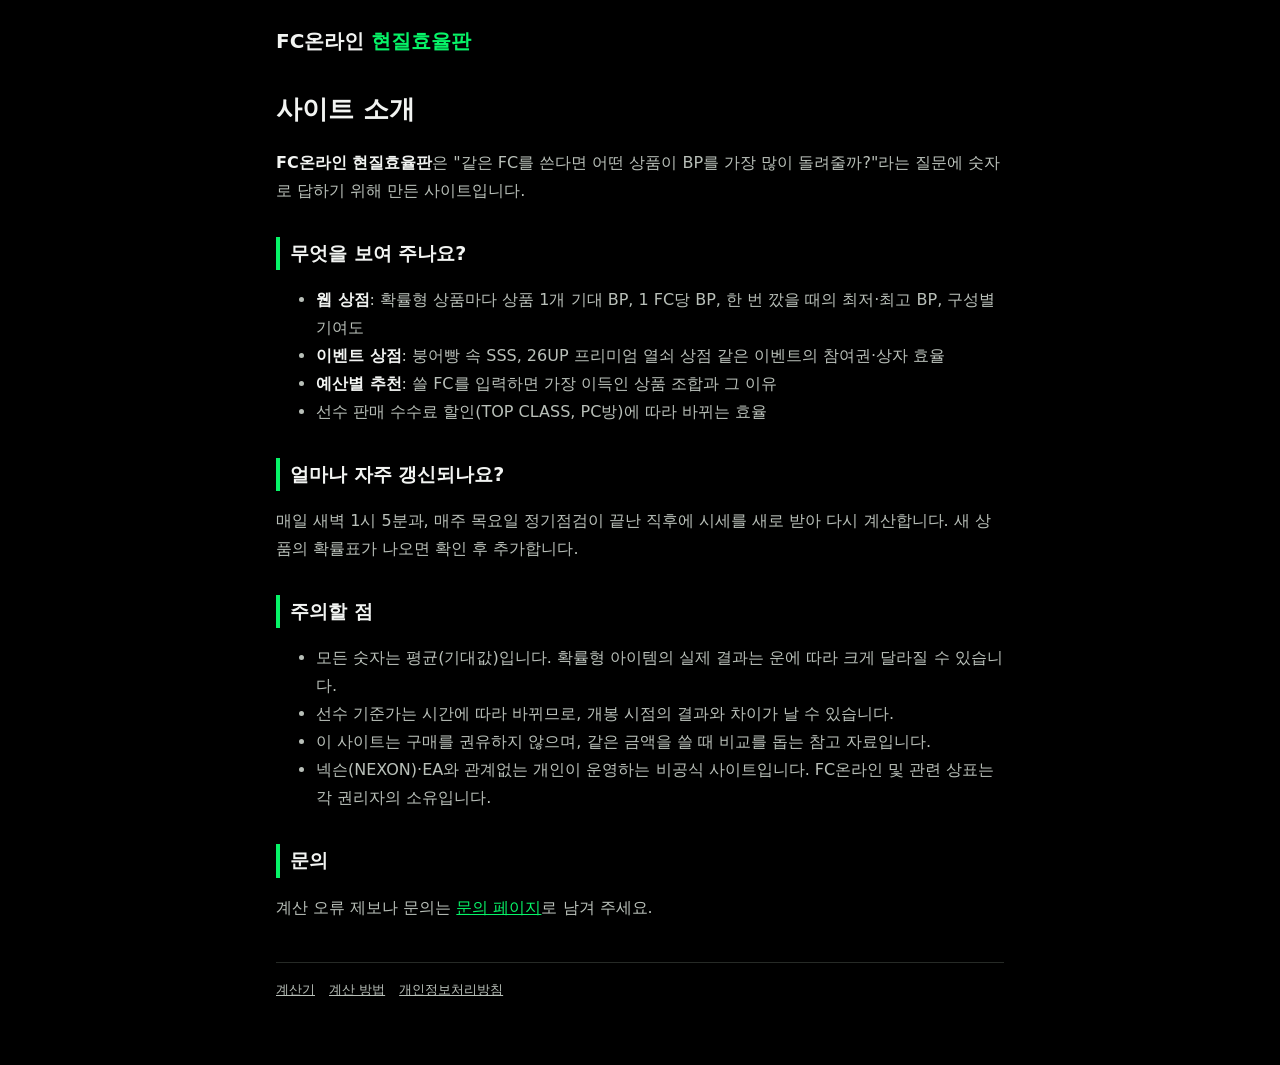
<file: site/about.html>
<!DOCTYPE html>
<html lang="ko">
<head>
<meta charset="utf-8">
<meta name="viewport" content="width=device-width, initial-scale=1">
<title>사이트 소개 — FC온라인 현질효율판</title>
<meta name="description" content="FC온라인 현질효율판은 웹샵 확률형 상품과 이벤트 상점의 1 FC당 기대 BP를 매일 자동으로 계산해 비교하는 개인 계산 사이트입니다.">
<link rel="icon" href="favicon.svg" type="image/svg+xml">
<link rel="stylesheet" href="page.css">
<!--SITE-START-->
<link rel="canonical" href="https://spelly251.github.io/fc-efficiency/about.html">
<meta property="og:url" content="https://spelly251.github.io/fc-efficiency/about.html">
<meta property="og:image" content="https://spelly251.github.io/fc-efficiency/og.png">
<!--SITE-END-->
</head>
<body>
<div class="wrap">
  <div class="top"><a href="./">FC온라인 <span>현질효율판</span></a></div>
  <h1>사이트 소개</h1>
  <p><b>FC온라인 현질효율판</b>은 "같은 FC를 쓴다면 어떤 상품이 BP를 가장 많이 돌려줄까?"라는 질문에 숫자로 답하기 위해 만든 사이트입니다.</p>

  <h2>무엇을 보여 주나요?</h2>
  <ul>
    <li><b>웹 상점</b>: 확률형 상품마다 상품 1개 기대 BP, 1 FC당 BP, 한 번 깠을 때의 최저·최고 BP, 구성별 기여도</li>
    <li><b>이벤트 상점</b>: 붕어빵 속 SSS, 26UP 프리미엄 열쇠 상점 같은 이벤트의 참여권·상자 효율</li>
    <li><b>예산별 추천</b>: 쓸 FC를 입력하면 가장 이득인 상품 조합과 그 이유</li>
    <li>선수 판매 수수료 할인(TOP CLASS, PC방)에 따라 바뀌는 효율</li>
  </ul>

  <h2>얼마나 자주 갱신되나요?</h2>
  <p>매일 새벽 1시 5분과, 매주 목요일 정기점검이 끝난 직후에 시세를 새로 받아 다시 계산합니다. 새 상품의 확률표가 나오면 확인 후 추가합니다.</p>

  <h2>주의할 점</h2>
  <ul>
    <li>모든 숫자는 평균(기대값)입니다. 확률형 아이템의 실제 결과는 운에 따라 크게 달라질 수 있습니다.</li>
    <li>선수 기준가는 시간에 따라 바뀌므로, 개봉 시점의 결과와 차이가 날 수 있습니다.</li>
    <li>이 사이트는 구매를 권유하지 않으며, 같은 금액을 쓸 때 비교를 돕는 참고 자료입니다.</li>
    <li>넥슨(NEXON)·EA와 관계없는 개인이 운영하는 비공식 사이트입니다. FC온라인 및 관련 상표는 각 권리자의 소유입니다.</li>
  </ul>

  <h2>문의</h2>
  <p>계산 오류 제보나 문의는 <a id="contact" href="https://github.com/SPELLY251/fc-efficiency/issues">문의 페이지</a>로 남겨 주세요.</p>

  <div class="foot"><a href="./">계산기</a><a href="guide.html">계산 방법</a><a href="privacy.html">개인정보처리방침</a></div>
</div>
</body>
</html>
</file>
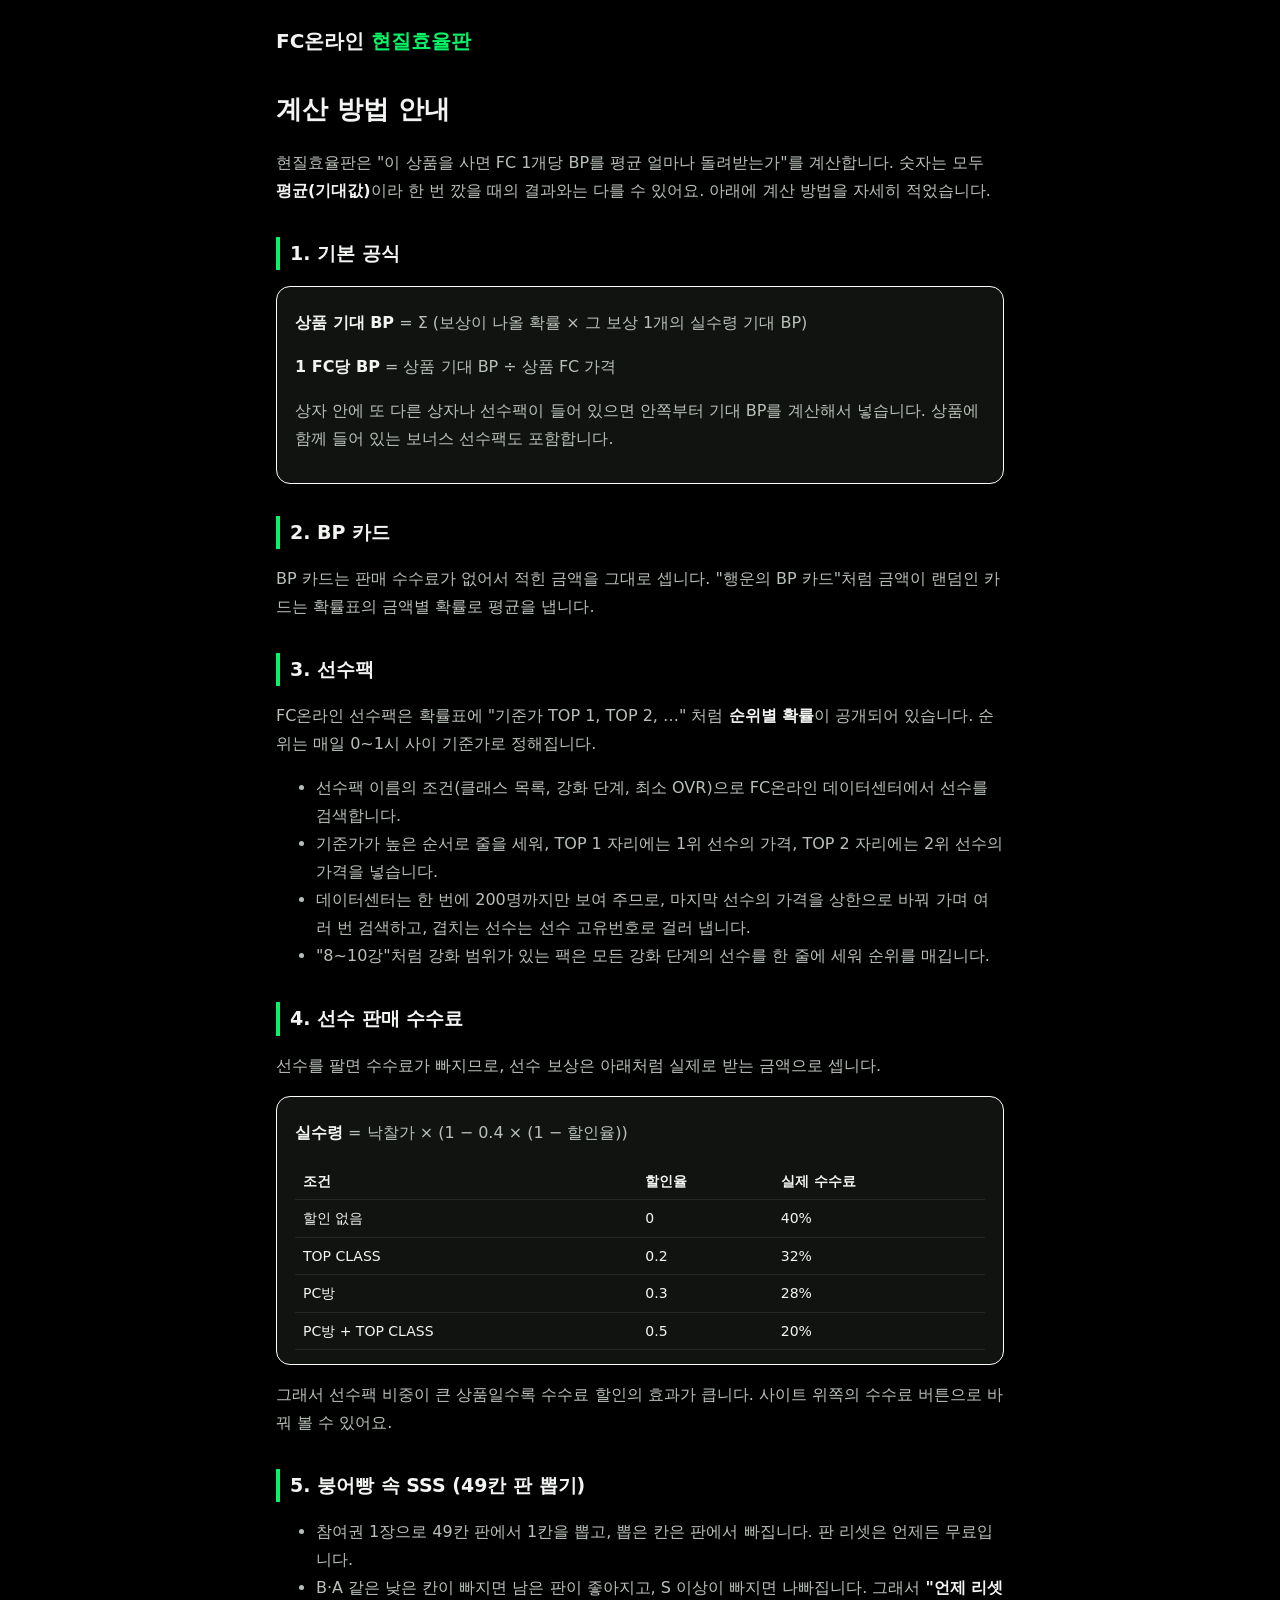
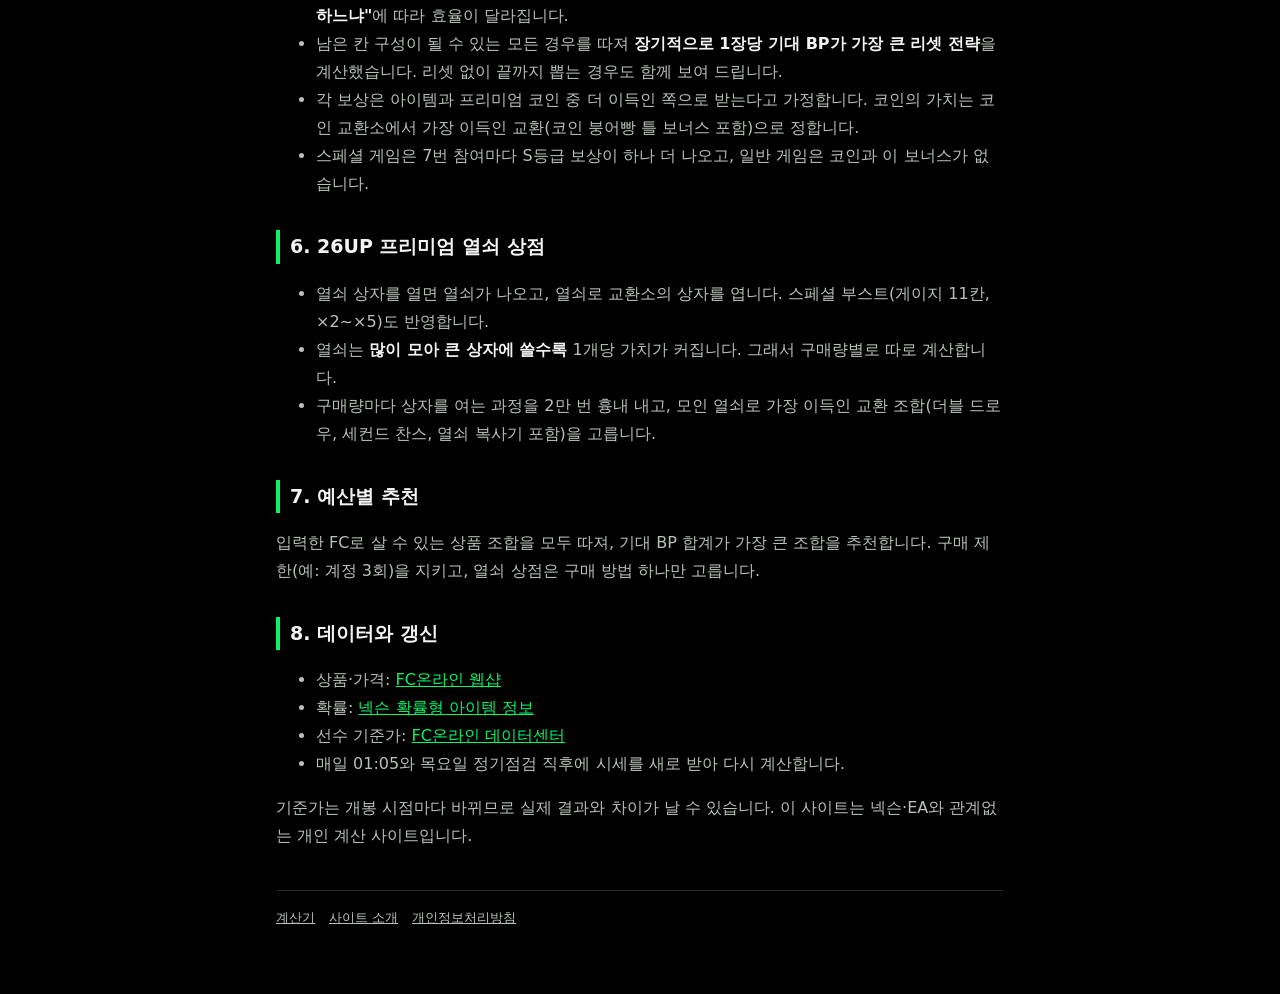
<file: site/guide.html>
<!DOCTYPE html>
<html lang="ko">
<head>
<meta charset="utf-8">
<meta name="viewport" content="width=device-width, initial-scale=1">
<title>계산 방법 안내 — FC온라인 현질효율판</title>
<meta name="description" content="FC온라인 웹샵 확률형 상품과 이벤트 상점의 1 FC당 기대 BP를 어떻게 계산하는지 자세히 설명합니다. 선수팩 기준가 TOP N, 판매 수수료, 붕어빵 리셋 전략, 열쇠 상점 계산까지.">
<link rel="icon" href="favicon.svg" type="image/svg+xml">
<link rel="stylesheet" href="page.css">
<!--SITE-START-->
<link rel="canonical" href="https://spelly251.github.io/fc-efficiency/guide.html">
<meta property="og:url" content="https://spelly251.github.io/fc-efficiency/guide.html">
<meta property="og:image" content="https://spelly251.github.io/fc-efficiency/og.png">
<!--SITE-END-->
</head>
<body>
<div class="wrap">
  <div class="top"><a href="./">FC온라인 <span>현질효율판</span></a></div>
  <h1>계산 방법 안내</h1>
  <p>현질효율판은 "이 상품을 사면 FC 1개당 BP를 평균 얼마나 돌려받는가"를 계산합니다. 숫자는 모두 <b>평균(기대값)</b>이라 한 번 깠을 때의 결과와는 다를 수 있어요. 아래에 계산 방법을 자세히 적었습니다.</p>

  <h2>1. 기본 공식</h2>
  <div class="box">
    <p><b>상품 기대 BP</b> = Σ (보상이 나올 확률 × 그 보상 1개의 실수령 기대 BP)</p>
    <p><b>1 FC당 BP</b> = 상품 기대 BP ÷ 상품 FC 가격</p>
    <p>상자 안에 또 다른 상자나 선수팩이 들어 있으면 안쪽부터 기대 BP를 계산해서 넣습니다. 상품에 함께 들어 있는 보너스 선수팩도 포함합니다.</p>
  </div>

  <h2>2. BP 카드</h2>
  <p>BP 카드는 판매 수수료가 없어서 적힌 금액을 그대로 셉니다. "행운의 BP 카드"처럼 금액이 랜덤인 카드는 확률표의 금액별 확률로 평균을 냅니다.</p>

  <h2>3. 선수팩</h2>
  <p>FC온라인 선수팩은 확률표에 "기준가 TOP 1, TOP 2, …" 처럼 <b>순위별 확률</b>이 공개되어 있습니다. 순위는 매일 0~1시 사이 기준가로 정해집니다.</p>
  <ul>
    <li>선수팩 이름의 조건(클래스 목록, 강화 단계, 최소 OVR)으로 FC온라인 데이터센터에서 선수를 검색합니다.</li>
    <li>기준가가 높은 순서로 줄을 세워, TOP 1 자리에는 1위 선수의 가격, TOP 2 자리에는 2위 선수의 가격을 넣습니다.</li>
    <li>데이터센터는 한 번에 200명까지만 보여 주므로, 마지막 선수의 가격을 상한으로 바꿔 가며 여러 번 검색하고, 겹치는 선수는 선수 고유번호로 걸러 냅니다.</li>
    <li>"8~10강"처럼 강화 범위가 있는 팩은 모든 강화 단계의 선수를 한 줄에 세워 순위를 매깁니다.</li>
  </ul>

  <h2>4. 선수 판매 수수료</h2>
  <p>선수를 팔면 수수료가 빠지므로, 선수 보상은 아래처럼 실제로 받는 금액으로 셉니다.</p>
  <div class="box">
    <p><b>실수령</b> = 낙찰가 × (1 − 0.4 × (1 − 할인율))</p>
    <table>
      <tr><th>조건</th><th>할인율</th><th>실제 수수료</th></tr>
      <tr><td>할인 없음</td><td>0</td><td>40%</td></tr>
      <tr><td>TOP CLASS</td><td>0.2</td><td>32%</td></tr>
      <tr><td>PC방</td><td>0.3</td><td>28%</td></tr>
      <tr><td>PC방 + TOP CLASS</td><td>0.5</td><td>20%</td></tr>
    </table>
  </div>
  <p>그래서 선수팩 비중이 큰 상품일수록 수수료 할인의 효과가 큽니다. 사이트 위쪽의 수수료 버튼으로 바꿔 볼 수 있어요.</p>

  <h2>5. 붕어빵 속 SSS (49칸 판 뽑기)</h2>
  <ul>
    <li>참여권 1장으로 49칸 판에서 1칸을 뽑고, 뽑은 칸은 판에서 빠집니다. 판 리셋은 언제든 무료입니다.</li>
    <li>B·A 같은 낮은 칸이 빠지면 남은 판이 좋아지고, S 이상이 빠지면 나빠집니다. 그래서 <b>"언제 리셋하느냐"</b>에 따라 효율이 달라집니다.</li>
    <li>남은 칸 구성이 될 수 있는 모든 경우를 따져 <b>장기적으로 1장당 기대 BP가 가장 큰 리셋 전략</b>을 계산했습니다. 리셋 없이 끝까지 뽑는 경우도 함께 보여 드립니다.</li>
    <li>각 보상은 아이템과 프리미엄 코인 중 더 이득인 쪽으로 받는다고 가정합니다. 코인의 가치는 코인 교환소에서 가장 이득인 교환(코인 붕어빵 틀 보너스 포함)으로 정합니다.</li>
    <li>스페셜 게임은 7번 참여마다 S등급 보상이 하나 더 나오고, 일반 게임은 코인과 이 보너스가 없습니다.</li>
  </ul>

  <h2>6. 26UP 프리미엄 열쇠 상점</h2>
  <ul>
    <li>열쇠 상자를 열면 열쇠가 나오고, 열쇠로 교환소의 상자를 엽니다. 스페셜 부스트(게이지 11칸, ×2~×5)도 반영합니다.</li>
    <li>열쇠는 <b>많이 모아 큰 상자에 쓸수록</b> 1개당 가치가 커집니다. 그래서 구매량별로 따로 계산합니다.</li>
    <li>구매량마다 상자를 여는 과정을 2만 번 흉내 내고, 모인 열쇠로 가장 이득인 교환 조합(더블 드로우, 세컨드 찬스, 열쇠 복사기 포함)을 고릅니다.</li>
  </ul>

  <h2>7. 예산별 추천</h2>
  <p>입력한 FC로 살 수 있는 상품 조합을 모두 따져, 기대 BP 합계가 가장 큰 조합을 추천합니다. 구매 제한(예: 계정 3회)을 지키고, 열쇠 상점은 구매 방법 하나만 고릅니다.</p>

  <h2>8. 데이터와 갱신</h2>
  <ul>
    <li>상품·가격: <a href="https://shop.fconline.nexon.com" rel="noopener">FC온라인 웹샵</a></li>
    <li>확률: <a href="https://iteminfo.nexon.com/probability/fco" rel="noopener">넥슨 확률형 아이템 정보</a></li>
    <li>선수 기준가: <a href="https://fconline.nexon.com/datacenter" rel="noopener">FC온라인 데이터센터</a></li>
    <li>매일 01:05와 목요일 정기점검 직후에 시세를 새로 받아 다시 계산합니다.</li>
  </ul>
  <p>기준가는 개봉 시점마다 바뀌므로 실제 결과와 차이가 날 수 있습니다. 이 사이트는 넥슨·EA와 관계없는 개인 계산 사이트입니다.</p>

  <div class="foot"><a href="./">계산기</a><a href="about.html">사이트 소개</a><a href="privacy.html">개인정보처리방침</a></div>
</div>
</body>
</html>
</file>
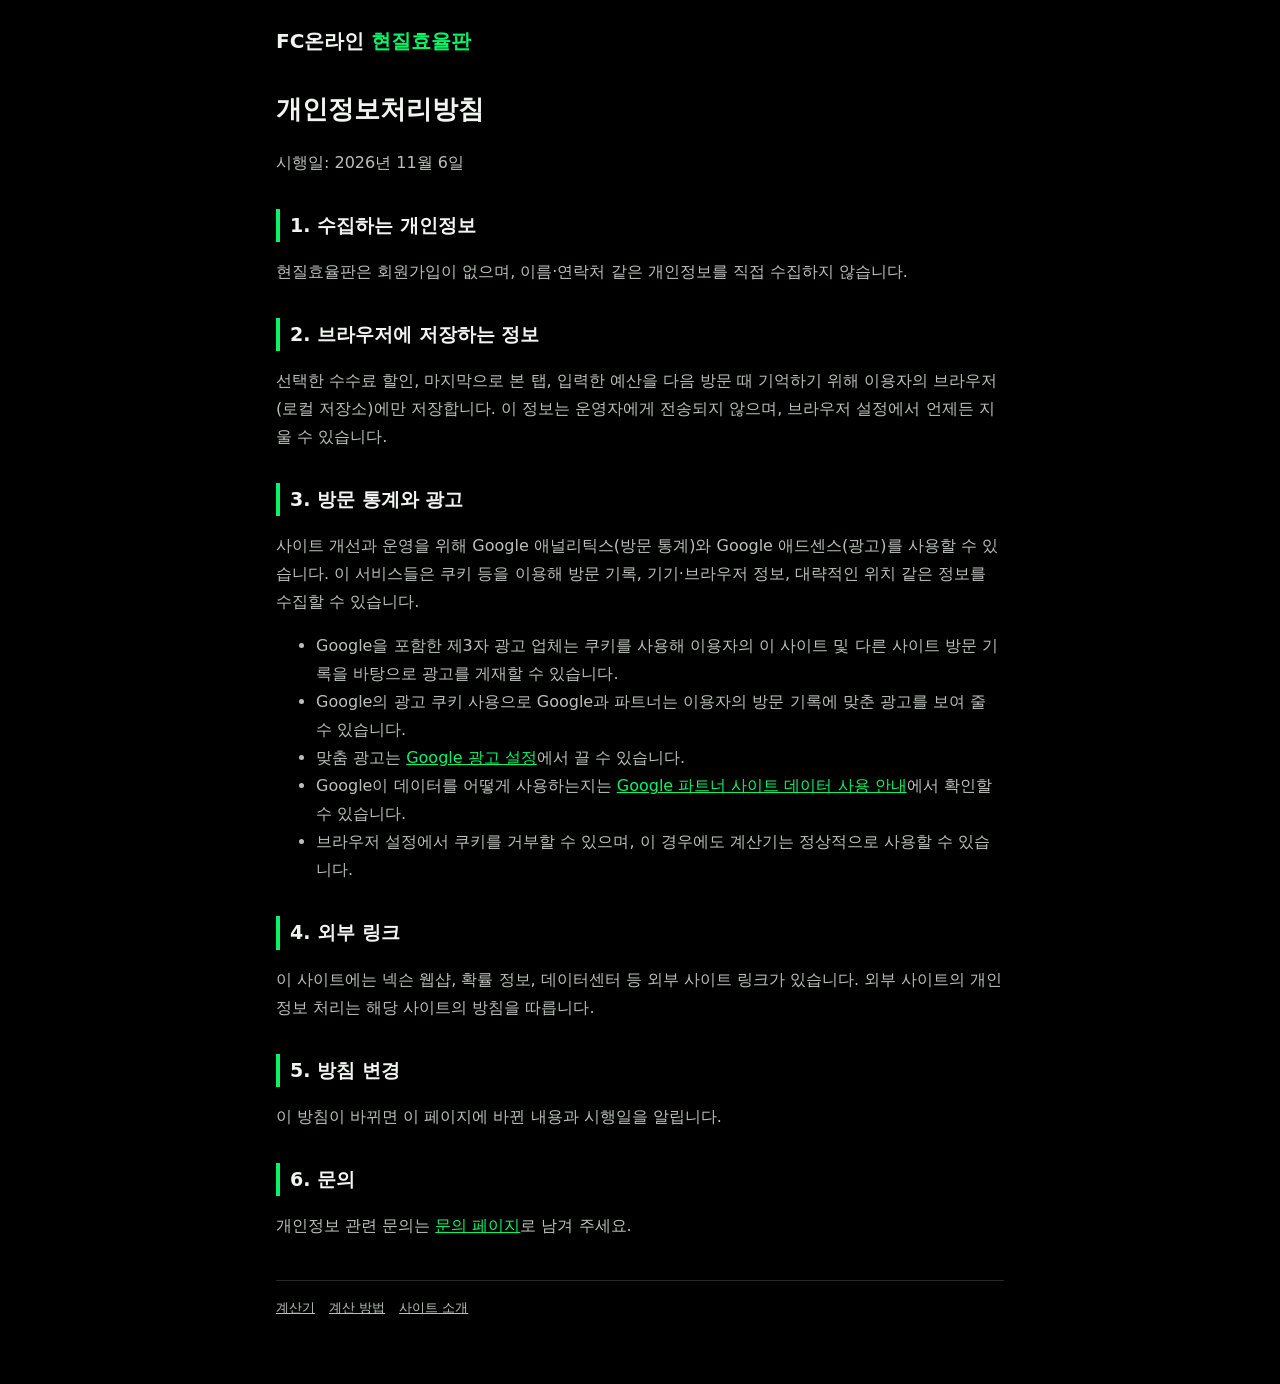
<file: site/privacy.html>
<!DOCTYPE html>
<html lang="ko">
<head>
<meta charset="utf-8">
<meta name="viewport" content="width=device-width, initial-scale=1">
<title>개인정보처리방침 — FC온라인 현질효율판</title>
<meta name="description" content="FC온라인 현질효율판의 개인정보처리방침">
<link rel="icon" href="favicon.svg" type="image/svg+xml">
<link rel="stylesheet" href="page.css">
<!--SITE-START-->
<link rel="canonical" href="https://spelly251.github.io/fc-efficiency/privacy.html">
<meta property="og:url" content="https://spelly251.github.io/fc-efficiency/privacy.html">
<meta property="og:image" content="https://spelly251.github.io/fc-efficiency/og.png">
<!--SITE-END-->
</head>
<body>
<div class="wrap">
  <div class="top"><a href="./">FC온라인 <span>현질효율판</span></a></div>
  <h1>개인정보처리방침</h1>
  <p>시행일: 2026년 11월 6일</p>

  <h2>1. 수집하는 개인정보</h2>
  <p>현질효율판은 회원가입이 없으며, 이름·연락처 같은 개인정보를 직접 수집하지 않습니다.</p>

  <h2>2. 브라우저에 저장하는 정보</h2>
  <p>선택한 수수료 할인, 마지막으로 본 탭, 입력한 예산을 다음 방문 때 기억하기 위해 이용자의 브라우저(로컬 저장소)에만 저장합니다. 이 정보는 운영자에게 전송되지 않으며, 브라우저 설정에서 언제든 지울 수 있습니다.</p>

  <h2>3. 방문 통계와 광고</h2>
  <p>사이트 개선과 운영을 위해 Google 애널리틱스(방문 통계)와 Google 애드센스(광고)를 사용할 수 있습니다. 이 서비스들은 쿠키 등을 이용해 방문 기록, 기기·브라우저 정보, 대략적인 위치 같은 정보를 수집할 수 있습니다.</p>
  <ul>
    <li>Google을 포함한 제3자 광고 업체는 쿠키를 사용해 이용자의 이 사이트 및 다른 사이트 방문 기록을 바탕으로 광고를 게재할 수 있습니다.</li>
    <li>Google의 광고 쿠키 사용으로 Google과 파트너는 이용자의 방문 기록에 맞춘 광고를 보여 줄 수 있습니다.</li>
    <li>맞춤 광고는 <a href="https://adssettings.google.com" rel="noopener">Google 광고 설정</a>에서 끌 수 있습니다.</li>
    <li>Google이 데이터를 어떻게 사용하는지는 <a href="https://policies.google.com/technologies/partner-sites" rel="noopener">Google 파트너 사이트 데이터 사용 안내</a>에서 확인할 수 있습니다.</li>
    <li>브라우저 설정에서 쿠키를 거부할 수 있으며, 이 경우에도 계산기는 정상적으로 사용할 수 있습니다.</li>
  </ul>

  <h2>4. 외부 링크</h2>
  <p>이 사이트에는 넥슨 웹샵, 확률 정보, 데이터센터 등 외부 사이트 링크가 있습니다. 외부 사이트의 개인정보 처리는 해당 사이트의 방침을 따릅니다.</p>

  <h2>5. 방침 변경</h2>
  <p>이 방침이 바뀌면 이 페이지에 바뀐 내용과 시행일을 알립니다.</p>

  <h2>6. 문의</h2>
  <p>개인정보 관련 문의는 <a id="contact" href="https://github.com/SPELLY251/fc-efficiency/issues">문의 페이지</a>로 남겨 주세요.</p>

  <div class="foot"><a href="./">계산기</a><a href="guide.html">계산 방법</a><a href="about.html">사이트 소개</a></div>
</div>
</body>
</html>
</file>
<file: site/page.css>
/* 안내 페이지(소개·계산 방법·개인정보처리방침) 공통 스타일 — 메인과 같은 검정 + 초록 */
:root {
  color-scheme: dark;
  --page: #000; --surface: #111311; --ink: #f2f4f2; --ink-2: #b9c0b9; --muted: #8a918a;
  --grid: #262a26; --accent: #07f468;
}
* { box-sizing: border-box; }
body {
  margin: 0; background: var(--page); color: var(--ink); line-height: 1.75;
  font-family: system-ui, -apple-system, "Segoe UI", "Malgun Gothic", sans-serif;
}
.wrap { max-width: 760px; margin: 0 auto; padding: 24px 16px 64px; }
.top a { color: var(--ink); text-decoration: none; font-weight: 800; font-size: 20px; }
.top a span { color: var(--accent); }
h1 { font-size: 26px; margin: 28px 0 8px; }
h2 { font-size: 19px; margin: 32px 0 8px; padding-left: 10px; border-left: 4px solid var(--accent); }
h3 { font-size: 16px; margin: 20px 0 4px; }
p, li { color: var(--ink-2); }
b, strong { color: var(--ink); }
a { color: var(--accent); }
.box { background: var(--surface); border: 1px solid #fff; border-radius: 14px; padding: 6px 18px 14px; margin-top: 16px; }
table { width: 100%; border-collapse: collapse; font-size: 14px; }
th, td { border-bottom: 1px solid var(--grid); padding: 6px 8px; text-align: left; }
th { color: var(--ink); }
code { background: var(--surface); padding: 1px 6px; border-radius: 6px; }
.foot { margin-top: 40px; padding-top: 16px; border-top: 1px solid var(--grid); font-size: 13px; color: var(--muted); }
.foot a { color: var(--ink-2); margin-right: 14px; }
</file>
